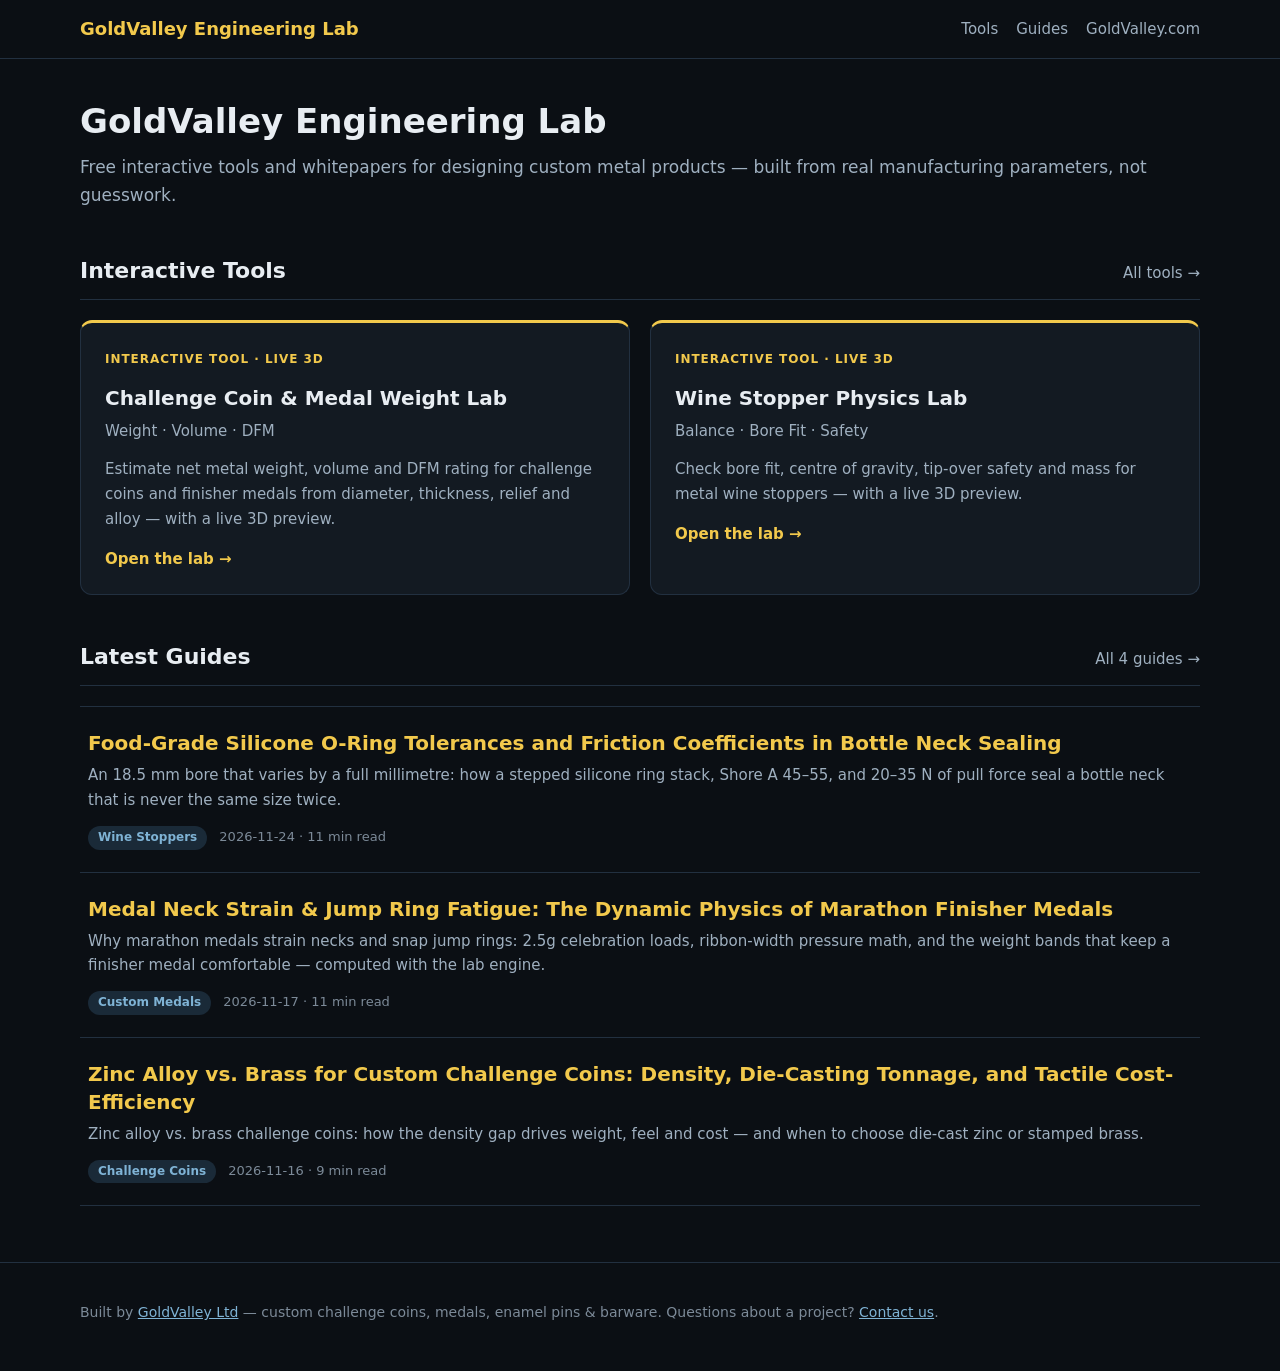
<file: index.html>
<!DOCTYPE html>
<html lang="en">
<head>
<meta charset="utf-8">
<meta name="viewport" content="width=device-width, initial-scale=1">
<title>GoldValley Engineering Lab — Interactive DFM Tools for Custom Metal Products</title>
<meta name="description" content="Free interactive engineering tools and whitepapers from GoldValley: challenge coin and medal weight estimation, wine stopper physics, and DFM guides.">
<link rel="canonical" href="https://goldvalleyltd.github.io/">
<meta property="og:title" content="GoldValley Engineering Lab — Interactive DFM Tools for Custom Metal Products">
<meta property="og:description" content="Free interactive engineering tools and whitepapers from GoldValley: challenge coin and medal weight estimation, wine stopper physics, and DFM guides.">
<meta property="og:type" content="website">
<meta property="og:url" content="https://goldvalleyltd.github.io/">
<meta name="google-site-verification" content="7lYSJzwFEwVVvmBxMrC_s2HmvsHmRAUf4DjqhZ7b164" />
<script type="application/ld+json">{"@context":"https://schema.org","@type":"WebSite","name":"GoldValley Engineering Lab","url":"https://goldvalleyltd.github.io/"}</script>
<link rel="stylesheet" href="/assets/style.css?v=75b6060c">
</head>
<body>
<header class="site-header"><div class="wrap wide">
  <a class="brand" href="/">GoldValley Engineering Lab</a>
  <nav><a href="/tools/">Tools</a><a href="/guides/">Guides</a><a href="https://www.goldvalleyltd.com/">GoldValley.com</a></nav>
</div></header>
<main><div class="wrap wide">
<section class="hero">
  <h1>GoldValley Engineering Lab</h1>
  <p class="lede">Free interactive tools and whitepapers for designing custom metal products — built from real manufacturing parameters, not guesswork.</p>
</section>

<section class="section">
  <div class="section-head"><h2>Interactive Tools</h2><a class="section-link" href="/tools/">All tools →</a></div>
  <div class="tool-grid">
<a class="tool-card" href="https://goldvalleyltd.github.io/medal-coin-weight-lab/"><span class="tool-badge">Interactive tool · Live 3D</span><h2>Challenge Coin & Medal Weight Lab</h2><p class="tool-tag">Weight · Volume · DFM</p><p>Estimate net metal weight, volume and DFM rating for challenge coins and finisher medals from diameter, thickness, relief and alloy — with a live 3D preview.</p><span class="tool-launch">Open the lab →</span></a><a class="tool-card" href="https://goldvalleyltd.github.io/winestopper-physics-lab/"><span class="tool-badge">Interactive tool · Live 3D</span><h2>Wine Stopper Physics Lab</h2><p class="tool-tag">Balance · Bore Fit · Safety</p><p>Check bore fit, centre of gravity, tip-over safety and mass for metal wine stoppers — with a live 3D preview.</p><span class="tool-launch">Open the lab →</span></a>
  </div>
</section>

<section class="section">
  <div class="section-head"><h2>Latest Guides</h2><a class="section-link" href="/guides/">All 4 guides →</a></div>
  <div class="guide-list">
<a class="guide-row" href="https://goldvalleyltd.github.io/guides/silicone-o-ring-sealing-tolerances/"><h2>Food-Grade Silicone O-Ring Tolerances and Friction Coefficients in Bottle Neck Sealing</h2><p>An 18.5 mm bore that varies by a full millimetre: how a stepped silicone ring stack, Shore A 45–55, and 20–35 N of pull force seal a bottle neck that is never the same size twice.</p><span class="guide-meta"><span class="topic">Wine Stoppers</span> 2026-11-24 · 11 min read</span></a><a class="guide-row" href="https://goldvalleyltd.github.io/guides/medal-neck-strain-engineering/"><h2>Medal Neck Strain & Jump Ring Fatigue: The Dynamic Physics of Marathon Finisher Medals</h2><p>Why marathon medals strain necks and snap jump rings: 2.5g celebration loads, ribbon-width pressure math, and the weight bands that keep a finisher medal comfortable — computed with the lab engine.</p><span class="guide-meta"><span class="topic">Custom Medals</span> 2026-11-17 · 11 min read</span></a><a class="guide-row" href="https://goldvalleyltd.github.io/guides/brass-vs-zinc-alloy-coins/"><h2>Zinc Alloy vs. Brass for Custom Challenge Coins: Density, Die-Casting Tonnage, and Tactile Cost-Efficiency</h2><p>Zinc alloy vs. brass challenge coins: how the density gap drives weight, feel and cost — and when to choose die-cast zinc or stamped brass.</p><span class="guide-meta"><span class="topic">Challenge Coins</span> 2026-11-16 · 9 min read</span></a>
  </div>
</section>

</div></main>
<footer class="site-footer"><div class="wrap wide">
  <p>Built by <a href="https://www.goldvalleyltd.com/">GoldValley Ltd</a> — custom challenge coins, medals, enamel pins &amp; barware. Questions about a project? <a href="https://www.goldvalleyltd.com/contact-us/">Contact us</a>.</p>
</div></footer>
</body>
</html>
</file>
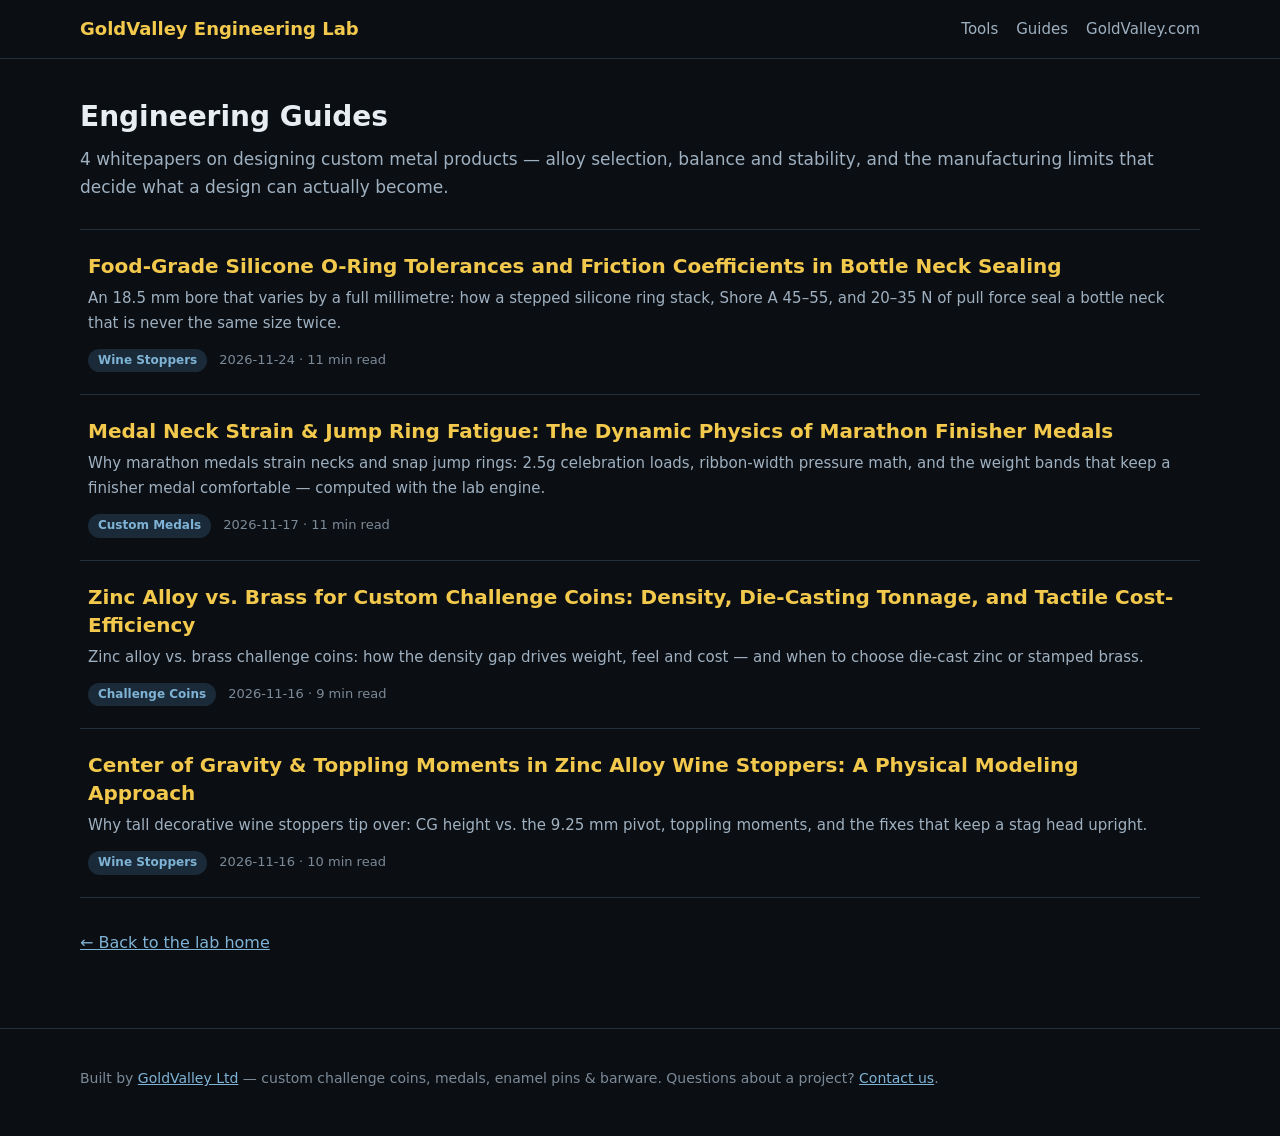
<file: guides/index.html>
<!DOCTYPE html>
<html lang="en">
<head>
<meta charset="utf-8">
<meta name="viewport" content="width=device-width, initial-scale=1">
<title>Engineering Guides — GoldValley Engineering Lab</title>
<meta name="description" content="DFM whitepapers from GoldValley: alloy selection, centre-of-gravity modelling, and manufacturing guides for custom metal products.">
<link rel="canonical" href="https://goldvalleyltd.github.io/guides/">
<meta property="og:title" content="Engineering Guides — GoldValley Engineering Lab">
<meta property="og:description" content="DFM whitepapers from GoldValley: alloy selection, centre-of-gravity modelling, and manufacturing guides for custom metal products.">
<meta property="og:type" content="website">
<meta property="og:url" content="https://goldvalleyltd.github.io/guides/">
<meta name="google-site-verification" content="7lYSJzwFEwVVvmBxMrC_s2HmvsHmRAUf4DjqhZ7b164" />
<script type="application/ld+json">{"@context":"https://schema.org","@type":"WebPage","name":"Engineering Guides — GoldValley Engineering Lab","url":"https://goldvalleyltd.github.io/guides/"}</script>
<link rel="stylesheet" href="/assets/style.css?v=75b6060c">
</head>
<body>
<header class="site-header"><div class="wrap wide">
  <a class="brand" href="/">GoldValley Engineering Lab</a>
  <nav><a href="/tools/">Tools</a><a href="/guides/">Guides</a><a href="https://www.goldvalleyltd.com/">GoldValley.com</a></nav>
</div></header>
<main><div class="wrap wide">
<h1>Engineering Guides</h1>
<p class="lede">4 whitepapers on designing custom metal products — alloy selection, balance and stability, and the manufacturing limits that decide what a design can actually become.</p>
<div class="guide-list">
<a class="guide-row" href="https://goldvalleyltd.github.io/guides/silicone-o-ring-sealing-tolerances/"><h2>Food-Grade Silicone O-Ring Tolerances and Friction Coefficients in Bottle Neck Sealing</h2><p>An 18.5 mm bore that varies by a full millimetre: how a stepped silicone ring stack, Shore A 45–55, and 20–35 N of pull force seal a bottle neck that is never the same size twice.</p><span class="guide-meta"><span class="topic">Wine Stoppers</span> 2026-11-24 · 11 min read</span></a><a class="guide-row" href="https://goldvalleyltd.github.io/guides/medal-neck-strain-engineering/"><h2>Medal Neck Strain & Jump Ring Fatigue: The Dynamic Physics of Marathon Finisher Medals</h2><p>Why marathon medals strain necks and snap jump rings: 2.5g celebration loads, ribbon-width pressure math, and the weight bands that keep a finisher medal comfortable — computed with the lab engine.</p><span class="guide-meta"><span class="topic">Custom Medals</span> 2026-11-17 · 11 min read</span></a><a class="guide-row" href="https://goldvalleyltd.github.io/guides/brass-vs-zinc-alloy-coins/"><h2>Zinc Alloy vs. Brass for Custom Challenge Coins: Density, Die-Casting Tonnage, and Tactile Cost-Efficiency</h2><p>Zinc alloy vs. brass challenge coins: how the density gap drives weight, feel and cost — and when to choose die-cast zinc or stamped brass.</p><span class="guide-meta"><span class="topic">Challenge Coins</span> 2026-11-16 · 9 min read</span></a><a class="guide-row" href="https://goldvalleyltd.github.io/guides/wine-stopper-center-of-gravity/"><h2>Center of Gravity & Toppling Moments in Zinc Alloy Wine Stoppers: A Physical Modeling Approach</h2><p>Why tall decorative wine stoppers tip over: CG height vs. the 9.25 mm pivot, toppling moments, and the fixes that keep a stag head upright.</p><span class="guide-meta"><span class="topic">Wine Stoppers</span> 2026-11-16 · 10 min read</span></a>
</div>
<p class="back"><a href="/">← Back to the lab home</a></p>

</div></main>
<footer class="site-footer"><div class="wrap wide">
  <p>Built by <a href="https://www.goldvalleyltd.com/">GoldValley Ltd</a> — custom challenge coins, medals, enamel pins &amp; barware. Questions about a project? <a href="https://www.goldvalleyltd.com/contact-us/">Contact us</a>.</p>
</div></footer>
</body>
</html>
</file>
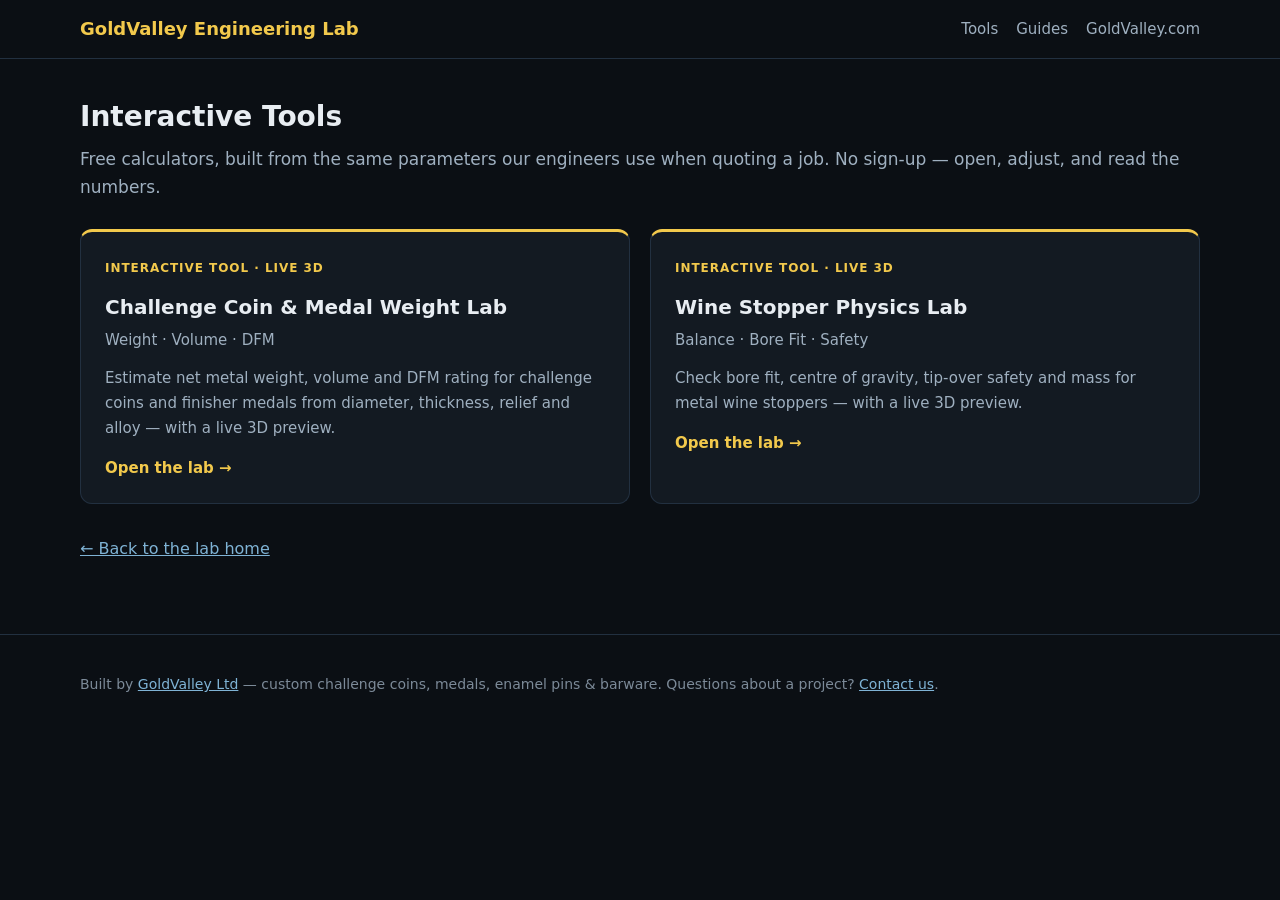
<file: tools/index.html>
<!DOCTYPE html>
<html lang="en">
<head>
<meta charset="utf-8">
<meta name="viewport" content="width=device-width, initial-scale=1">
<title>Interactive Tools — GoldValley Engineering Lab</title>
<meta name="description" content="Free interactive DFM tools: challenge coin and medal weight lab, wine stopper physics lab.">
<link rel="canonical" href="https://goldvalleyltd.github.io/tools/">
<meta property="og:title" content="Interactive Tools — GoldValley Engineering Lab">
<meta property="og:description" content="Free interactive DFM tools: challenge coin and medal weight lab, wine stopper physics lab.">
<meta property="og:type" content="website">
<meta property="og:url" content="https://goldvalleyltd.github.io/tools/">
<meta name="google-site-verification" content="7lYSJzwFEwVVvmBxMrC_s2HmvsHmRAUf4DjqhZ7b164" />
<script type="application/ld+json">{"@context":"https://schema.org","@type":"WebPage","name":"Interactive Tools — GoldValley Engineering Lab","url":"https://goldvalleyltd.github.io/tools/"}</script>
<link rel="stylesheet" href="/assets/style.css?v=75b6060c">
</head>
<body>
<header class="site-header"><div class="wrap wide">
  <a class="brand" href="/">GoldValley Engineering Lab</a>
  <nav><a href="/tools/">Tools</a><a href="/guides/">Guides</a><a href="https://www.goldvalleyltd.com/">GoldValley.com</a></nav>
</div></header>
<main><div class="wrap wide">
<h1>Interactive Tools</h1>
<p class="lede">Free calculators, built from the same parameters our engineers use when quoting a job. No sign-up — open, adjust, and read the numbers.</p>
<div class="tool-grid">
<a class="tool-card" href="https://goldvalleyltd.github.io/medal-coin-weight-lab/"><span class="tool-badge">Interactive tool · Live 3D</span><h2>Challenge Coin & Medal Weight Lab</h2><p class="tool-tag">Weight · Volume · DFM</p><p>Estimate net metal weight, volume and DFM rating for challenge coins and finisher medals from diameter, thickness, relief and alloy — with a live 3D preview.</p><span class="tool-launch">Open the lab →</span></a><a class="tool-card" href="https://goldvalleyltd.github.io/winestopper-physics-lab/"><span class="tool-badge">Interactive tool · Live 3D</span><h2>Wine Stopper Physics Lab</h2><p class="tool-tag">Balance · Bore Fit · Safety</p><p>Check bore fit, centre of gravity, tip-over safety and mass for metal wine stoppers — with a live 3D preview.</p><span class="tool-launch">Open the lab →</span></a>
</div>
<p class="back"><a href="/">← Back to the lab home</a></p>

</div></main>
<footer class="site-footer"><div class="wrap wide">
  <p>Built by <a href="https://www.goldvalleyltd.com/">GoldValley Ltd</a> — custom challenge coins, medals, enamel pins &amp; barware. Questions about a project? <a href="https://www.goldvalleyltd.com/contact-us/">Contact us</a>.</p>
</div></footer>
</body>
</html>
</file>
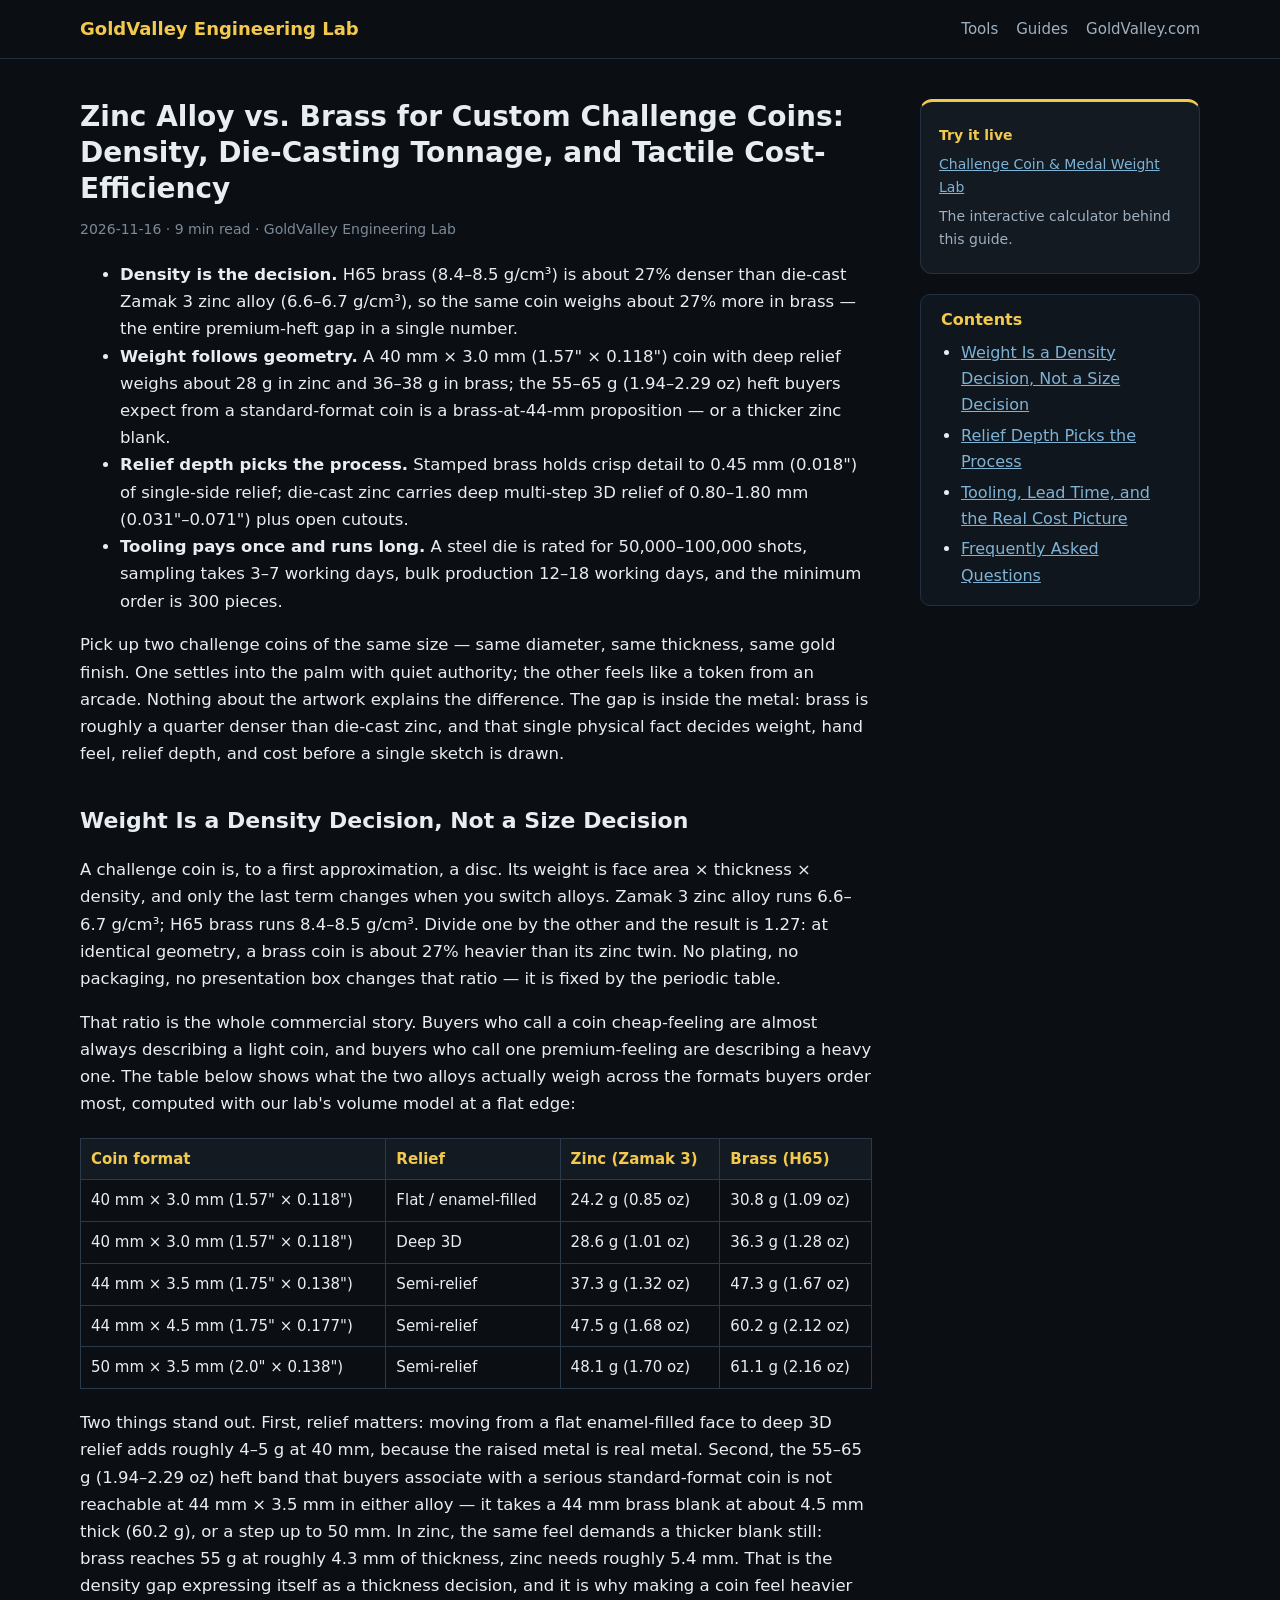
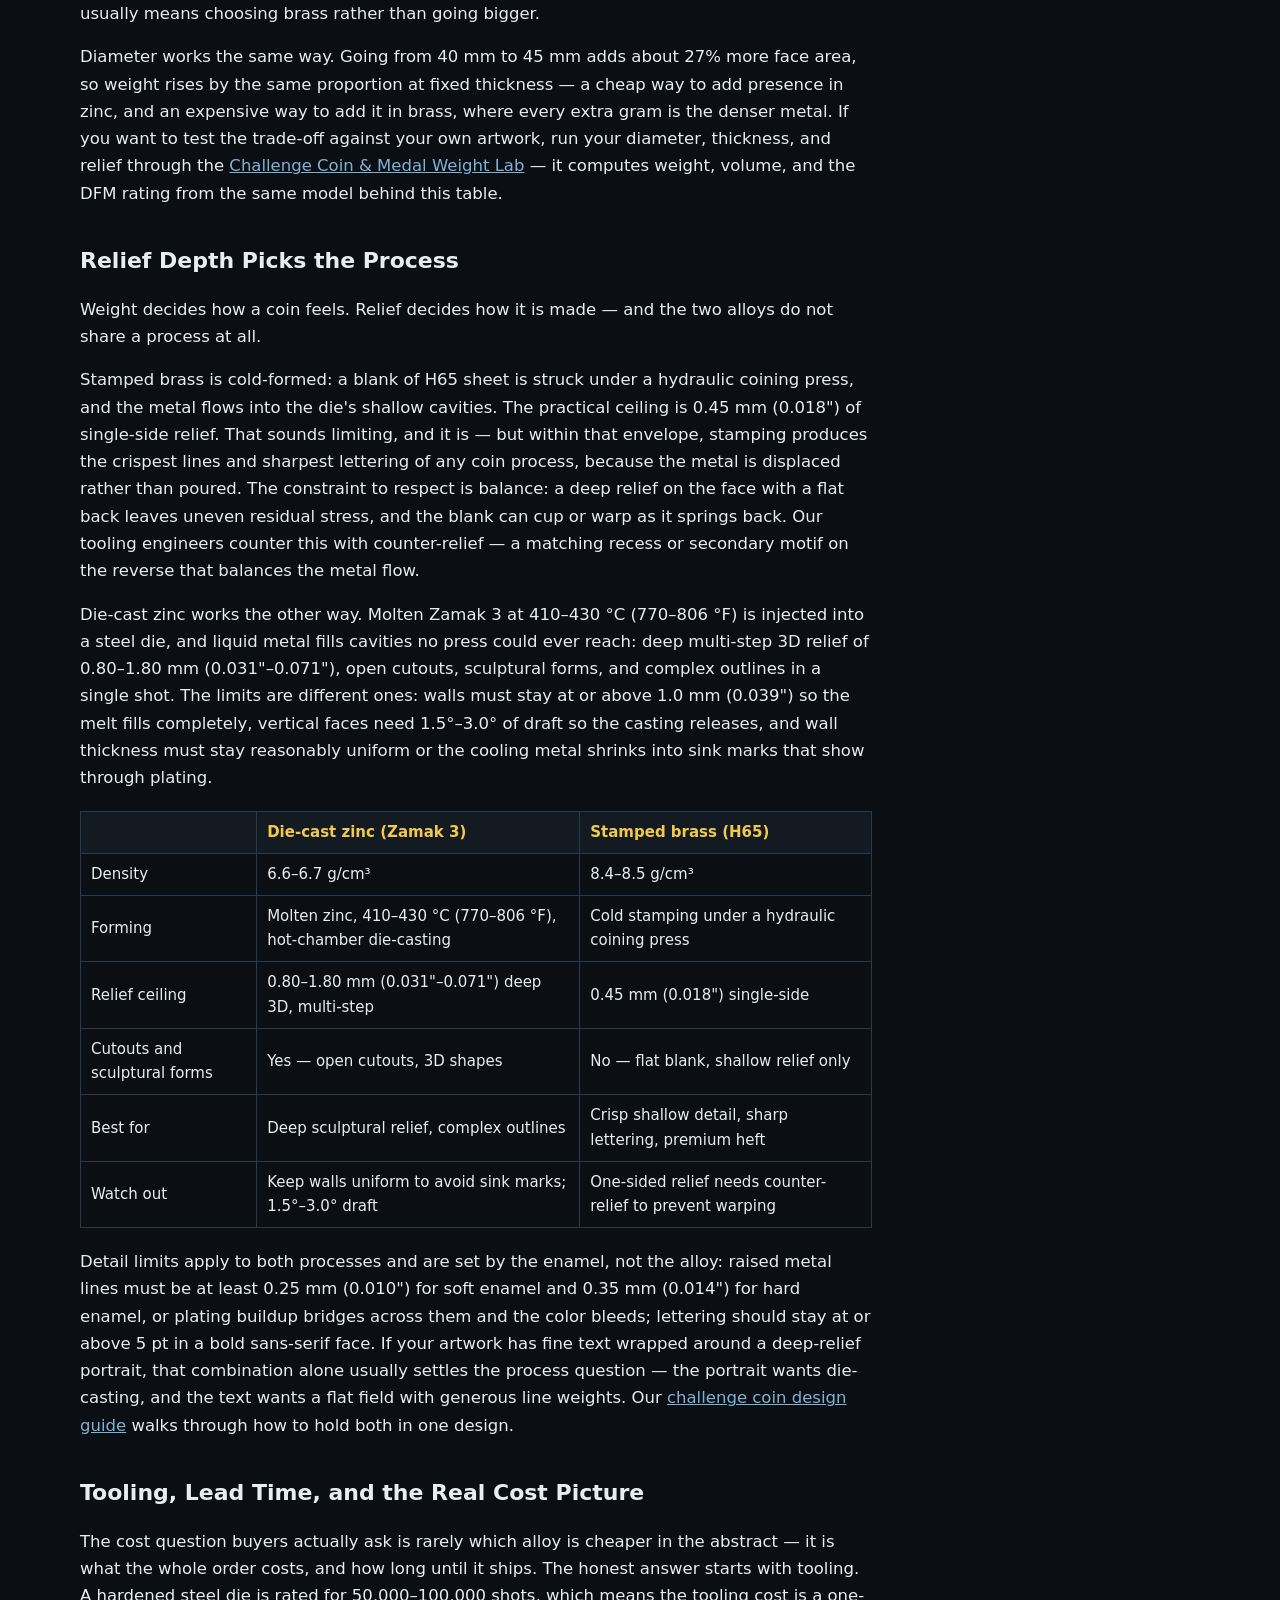
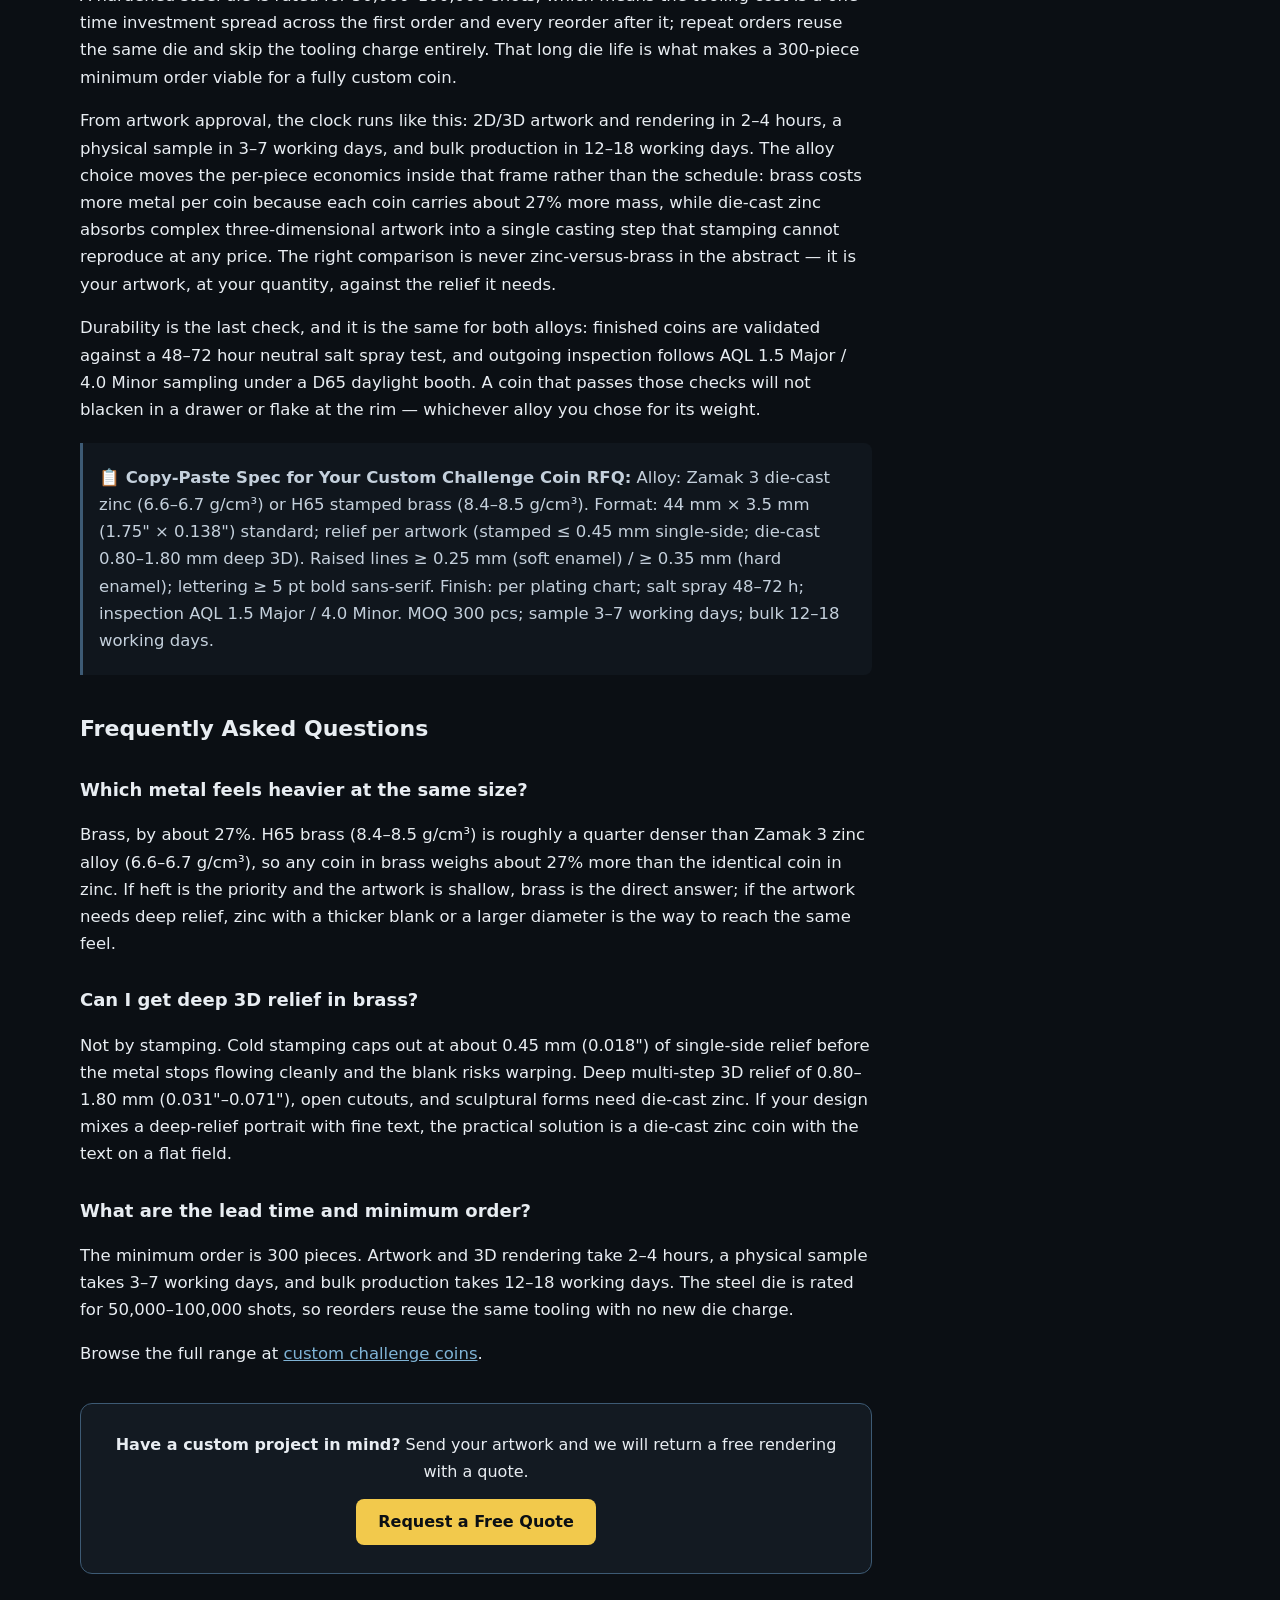
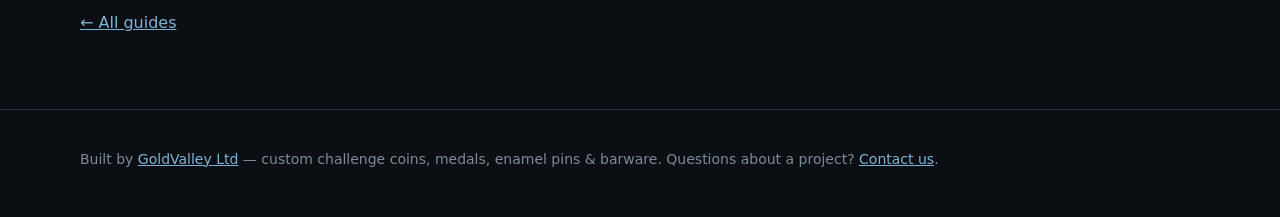
<file: guides/brass-vs-zinc-alloy-coins/index.html>
<!DOCTYPE html>
<html lang="en">
<head>
<meta charset="utf-8">
<meta name="viewport" content="width=device-width, initial-scale=1">
<title>Zinc Alloy vs. Brass for Custom Challenge Coins: Density, Die-Casting Tonnage, and Tactile Cost-Efficiency</title>
<meta name="description" content="Zinc alloy vs. brass challenge coins: how the density gap drives weight, feel and cost — and when to choose die-cast zinc or stamped brass.">
<link rel="canonical" href="https://goldvalleyltd.github.io/guides/brass-vs-zinc-alloy-coins/">
<meta property="og:title" content="Zinc Alloy vs. Brass for Custom Challenge Coins: Density, Die-Casting Tonnage, and Tactile Cost-Efficiency">
<meta property="og:description" content="Zinc alloy vs. brass challenge coins: how the density gap drives weight, feel and cost — and when to choose die-cast zinc or stamped brass.">
<meta property="og:type" content="article">
<meta property="og:url" content="https://goldvalleyltd.github.io/guides/brass-vs-zinc-alloy-coins/">
<meta name="google-site-verification" content="7lYSJzwFEwVVvmBxMrC_s2HmvsHmRAUf4DjqhZ7b164" />
<script type="application/ld+json">{"@context":"https://schema.org","@type":"TechArticle","headline":"Zinc Alloy vs. Brass for Custom Challenge Coins: Density, Die-Casting Tonnage, and Tactile Cost-Efficiency","description":"Zinc alloy vs. brass challenge coins: how the density gap drives weight, feel and cost \u2014 and when to choose die-cast zinc or stamped brass.","datePublished":"2026-11-16","author":{"@type":"Organization","name":"GoldValley Ltd"},"publisher":{"@type":"Organization","name":"GoldValley Ltd"},"mainEntityOfPage":"https://goldvalleyltd.github.io/guides/brass-vs-zinc-alloy-coins/"}</script>
<link rel="stylesheet" href="/assets/style.css?v=75b6060c">
</head>
<body>
<header class="site-header"><div class="wrap wide">
  <a class="brand" href="/">GoldValley Engineering Lab</a>
  <nav><a href="/tools/">Tools</a><a href="/guides/">Guides</a><a href="https://www.goldvalleyltd.com/">GoldValley.com</a></nav>
</div></header>
<main><div class="wrap wide">
<div class="guide-layout">
  <article class="guide">
    <h1>Zinc Alloy vs. Brass for Custom Challenge Coins: Density, Die-Casting Tonnage, and Tactile Cost-Efficiency</h1>
    <p class="meta">2026-11-16 · 9 min read · GoldValley Engineering Lab</p>
    <div class="article-body">
<ul>
<li><strong>Density is the decision.</strong> H65 brass (8.4–8.5 g/cm³) is about 27% denser than die-cast Zamak 3 zinc alloy (6.6–6.7 g/cm³), so the same coin weighs about 27% more in brass — the entire premium-heft gap in a single number.</li>
<li><strong>Weight follows geometry.</strong> A 40 mm × 3.0 mm (1.57" × 0.118") coin with deep relief weighs about 28 g in zinc and 36–38 g in brass; the 55–65 g (1.94–2.29 oz) heft buyers expect from a standard-format coin is a brass-at-44-mm proposition — or a thicker zinc blank.</li>
<li><strong>Relief depth picks the process.</strong> Stamped brass holds crisp detail to 0.45 mm (0.018") of single-side relief; die-cast zinc carries deep multi-step 3D relief of 0.80–1.80 mm (0.031"–0.071") plus open cutouts.</li>
<li><strong>Tooling pays once and runs long.</strong> A steel die is rated for 50,000–100,000 shots, sampling takes 3–7 working days, bulk production 12–18 working days, and the minimum order is 300 pieces.</li>
</ul>
<p>Pick up two challenge coins of the same size — same diameter, same thickness, same gold finish. One settles into the palm with quiet authority; the other feels like a token from an arcade. Nothing about the artwork explains the difference. The gap is inside the metal: brass is roughly a quarter denser than die-cast zinc, and that single physical fact decides weight, hand feel, relief depth, and cost before a single sketch is drawn.</p>
<h2 id="weight-is-a-density-decision-not-a-size-decision">Weight Is a Density Decision, Not a Size Decision</h2>
<p>A challenge coin is, to a first approximation, a disc. Its weight is face area × thickness × density, and only the last term changes when you switch alloys. Zamak 3 zinc alloy runs 6.6–6.7 g/cm³; H65 brass runs 8.4–8.5 g/cm³. Divide one by the other and the result is 1.27: at identical geometry, a brass coin is about 27% heavier than its zinc twin. No plating, no packaging, no presentation box changes that ratio — it is fixed by the periodic table.</p>
<p>That ratio is the whole commercial story. Buyers who call a coin cheap-feeling are almost always describing a light coin, and buyers who call one premium-feeling are describing a heavy one. The table below shows what the two alloys actually weigh across the formats buyers order most, computed with our lab's volume model at a flat edge:</p>
<table>
<thead>
<tr>
<th>Coin format</th>
<th>Relief</th>
<th>Zinc (Zamak 3)</th>
<th>Brass (H65)</th>
</tr>
</thead>
<tbody>
<tr>
<td>40 mm × 3.0 mm (1.57" × 0.118")</td>
<td>Flat / enamel-filled</td>
<td>24.2 g (0.85 oz)</td>
<td>30.8 g (1.09 oz)</td>
</tr>
<tr>
<td>40 mm × 3.0 mm (1.57" × 0.118")</td>
<td>Deep 3D</td>
<td>28.6 g (1.01 oz)</td>
<td>36.3 g (1.28 oz)</td>
</tr>
<tr>
<td>44 mm × 3.5 mm (1.75" × 0.138")</td>
<td>Semi-relief</td>
<td>37.3 g (1.32 oz)</td>
<td>47.3 g (1.67 oz)</td>
</tr>
<tr>
<td>44 mm × 4.5 mm (1.75" × 0.177")</td>
<td>Semi-relief</td>
<td>47.5 g (1.68 oz)</td>
<td>60.2 g (2.12 oz)</td>
</tr>
<tr>
<td>50 mm × 3.5 mm (2.0" × 0.138")</td>
<td>Semi-relief</td>
<td>48.1 g (1.70 oz)</td>
<td>61.1 g (2.16 oz)</td>
</tr>
</tbody>
</table>
<p>Two things stand out. First, relief matters: moving from a flat enamel-filled face to deep 3D relief adds roughly 4–5 g at 40 mm, because the raised metal is real metal. Second, the 55–65 g (1.94–2.29 oz) heft band that buyers associate with a serious standard-format coin is not reachable at 44 mm × 3.5 mm in either alloy — it takes a 44 mm brass blank at about 4.5 mm thick (60.2 g), or a step up to 50 mm. In zinc, the same feel demands a thicker blank still: brass reaches 55 g at roughly 4.3 mm of thickness, zinc needs roughly 5.4 mm. That is the density gap expressing itself as a thickness decision, and it is why making a coin feel heavier usually means choosing brass rather than going bigger.</p>
<p>Diameter works the same way. Going from 40 mm to 45 mm adds about 27% more face area, so weight rises by the same proportion at fixed thickness — a cheap way to add presence in zinc, and an expensive way to add it in brass, where every extra gram is the denser metal. If you want to test the trade-off against your own artwork, run your diameter, thickness, and relief through the <a href="https://goldvalleyltd.github.io/medal-coin-weight-lab/">Challenge Coin &amp; Medal Weight Lab</a> — it computes weight, volume, and the DFM rating from the same model behind this table.</p>
<h2 id="relief-depth-picks-the-process">Relief Depth Picks the Process</h2>
<p>Weight decides how a coin feels. Relief decides how it is made — and the two alloys do not share a process at all.</p>
<p>Stamped brass is cold-formed: a blank of H65 sheet is struck under a hydraulic coining press, and the metal flows into the die's shallow cavities. The practical ceiling is 0.45 mm (0.018") of single-side relief. That sounds limiting, and it is — but within that envelope, stamping produces the crispest lines and sharpest lettering of any coin process, because the metal is displaced rather than poured. The constraint to respect is balance: a deep relief on the face with a flat back leaves uneven residual stress, and the blank can cup or warp as it springs back. Our tooling engineers counter this with counter-relief — a matching recess or secondary motif on the reverse that balances the metal flow.</p>
<p>Die-cast zinc works the other way. Molten Zamak 3 at 410–430 °C (770–806 °F) is injected into a steel die, and liquid metal fills cavities no press could ever reach: deep multi-step 3D relief of 0.80–1.80 mm (0.031"–0.071"), open cutouts, sculptural forms, and complex outlines in a single shot. The limits are different ones: walls must stay at or above 1.0 mm (0.039") so the melt fills completely, vertical faces need 1.5°–3.0° of draft so the casting releases, and wall thickness must stay reasonably uniform or the cooling metal shrinks into sink marks that show through plating.</p>
<table>
<thead>
<tr>
<th></th>
<th>Die-cast zinc (Zamak 3)</th>
<th>Stamped brass (H65)</th>
</tr>
</thead>
<tbody>
<tr>
<td>Density</td>
<td>6.6–6.7 g/cm³</td>
<td>8.4–8.5 g/cm³</td>
</tr>
<tr>
<td>Forming</td>
<td>Molten zinc, 410–430 °C (770–806 °F), hot-chamber die-casting</td>
<td>Cold stamping under a hydraulic coining press</td>
</tr>
<tr>
<td>Relief ceiling</td>
<td>0.80–1.80 mm (0.031"–0.071") deep 3D, multi-step</td>
<td>0.45 mm (0.018") single-side</td>
</tr>
<tr>
<td>Cutouts and sculptural forms</td>
<td>Yes — open cutouts, 3D shapes</td>
<td>No — flat blank, shallow relief only</td>
</tr>
<tr>
<td>Best for</td>
<td>Deep sculptural relief, complex outlines</td>
<td>Crisp shallow detail, sharp lettering, premium heft</td>
</tr>
<tr>
<td>Watch out</td>
<td>Keep walls uniform to avoid sink marks; 1.5°–3.0° draft</td>
<td>One-sided relief needs counter-relief to prevent warping</td>
</tr>
</tbody>
</table>
<p>Detail limits apply to both processes and are set by the enamel, not the alloy: raised metal lines must be at least 0.25 mm (0.010") for soft enamel and 0.35 mm (0.014") for hard enamel, or plating buildup bridges across them and the color bleeds; lettering should stay at or above 5 pt in a bold sans-serif face. If your artwork has fine text wrapped around a deep-relief portrait, that combination alone usually settles the process question — the portrait wants die-casting, and the text wants a flat field with generous line weights. Our <a href="https://www.goldvalleyltd.com/news/challenge-coin-design-that-makes-one-story-stand-out/">challenge coin design guide</a> walks through how to hold both in one design.</p>
<h2 id="tooling-lead-time-and-the-real-cost-picture">Tooling, Lead Time, and the Real Cost Picture</h2>
<p>The cost question buyers actually ask is rarely which alloy is cheaper in the abstract — it is what the whole order costs, and how long until it ships. The honest answer starts with tooling. A hardened steel die is rated for 50,000–100,000 shots, which means the tooling cost is a one-time investment spread across the first order and every reorder after it; repeat orders reuse the same die and skip the tooling charge entirely. That long die life is what makes a 300-piece minimum order viable for a fully custom coin.</p>
<p>From artwork approval, the clock runs like this: 2D/3D artwork and rendering in 2–4 hours, a physical sample in 3–7 working days, and bulk production in 12–18 working days. The alloy choice moves the per-piece economics inside that frame rather than the schedule: brass costs more metal per coin because each coin carries about 27% more mass, while die-cast zinc absorbs complex three-dimensional artwork into a single casting step that stamping cannot reproduce at any price. The right comparison is never zinc-versus-brass in the abstract — it is your artwork, at your quantity, against the relief it needs.</p>
<p>Durability is the last check, and it is the same for both alloys: finished coins are validated against a 48–72 hour neutral salt spray test, and outgoing inspection follows AQL 1.5 Major / 4.0 Minor sampling under a D65 daylight booth. A coin that passes those checks will not blacken in a drawer or flake at the rim — whichever alloy you chose for its weight.</p>
<blockquote>
<p><strong>📋 Copy-Paste Spec for Your Custom Challenge Coin RFQ:</strong> Alloy: Zamak 3 die-cast zinc (6.6–6.7 g/cm³) or H65 stamped brass (8.4–8.5 g/cm³). Format: 44 mm × 3.5 mm (1.75" × 0.138") standard; relief per artwork (stamped ≤ 0.45 mm single-side; die-cast 0.80–1.80 mm deep 3D). Raised lines ≥ 0.25 mm (soft enamel) / ≥ 0.35 mm (hard enamel); lettering ≥ 5 pt bold sans-serif. Finish: per plating chart; salt spray 48–72 h; inspection AQL 1.5 Major / 4.0 Minor. MOQ 300 pcs; sample 3–7 working days; bulk 12–18 working days.</p>
</blockquote>
<h2 id="frequently-asked-questions">Frequently Asked Questions</h2>
<h3 id="which-metal-feels-heavier-at-the-same-size">Which metal feels heavier at the same size?</h3>
<p>Brass, by about 27%. H65 brass (8.4–8.5 g/cm³) is roughly a quarter denser than Zamak 3 zinc alloy (6.6–6.7 g/cm³), so any coin in brass weighs about 27% more than the identical coin in zinc. If heft is the priority and the artwork is shallow, brass is the direct answer; if the artwork needs deep relief, zinc with a thicker blank or a larger diameter is the way to reach the same feel.</p>
<h3 id="can-i-get-deep-3d-relief-in-brass">Can I get deep 3D relief in brass?</h3>
<p>Not by stamping. Cold stamping caps out at about 0.45 mm (0.018") of single-side relief before the metal stops flowing cleanly and the blank risks warping. Deep multi-step 3D relief of 0.80–1.80 mm (0.031"–0.071"), open cutouts, and sculptural forms need die-cast zinc. If your design mixes a deep-relief portrait with fine text, the practical solution is a die-cast zinc coin with the text on a flat field.</p>
<h3 id="what-are-the-lead-time-and-minimum-order">What are the lead time and minimum order?</h3>
<p>The minimum order is 300 pieces. Artwork and 3D rendering take 2–4 hours, a physical sample takes 3–7 working days, and bulk production takes 12–18 working days. The steel die is rated for 50,000–100,000 shots, so reorders reuse the same tooling with no new die charge.</p>
<p>Browse the full range at <a href="https://www.goldvalleyltd.com/challenge-coins/">custom challenge coins</a>.</p>
    </div>
    <div class="cta-box">
      <p><strong>Have a custom project in mind?</strong> Send your artwork and we will return a free rendering with a quote.</p>
      <p><a class="cta-btn" href="https://www.goldvalleyltd.com/contact-us/">Request a Free Quote</a></p>
    </div>
    <p class="back"><a href="/guides/">← All guides</a></p>
  </article>
  <aside class="guide-sidebar">
    <div class="sidebar-tool">
      <p><strong>Try it live</strong></p>
      <p><a href="https://goldvalleyltd.github.io/medal-coin-weight-lab/">Challenge Coin & Medal Weight Lab</a></p>
      <p>The interactive calculator behind this guide.</p>
    </div>
    <nav class="toc"><p>Contents</p><ul><li><a href="#weight-is-a-density-decision-not-a-size-decision">Weight Is a Density Decision, Not a Size Decision</a></li><li><a href="#relief-depth-picks-the-process">Relief Depth Picks the Process</a></li><li><a href="#tooling-lead-time-and-the-real-cost-picture">Tooling, Lead Time, and the Real Cost Picture</a></li><li><a href="#frequently-asked-questions">Frequently Asked Questions</a></li></ul></nav>
  </aside>
</div>

</div></main>
<footer class="site-footer"><div class="wrap wide">
  <p>Built by <a href="https://www.goldvalleyltd.com/">GoldValley Ltd</a> — custom challenge coins, medals, enamel pins &amp; barware. Questions about a project? <a href="https://www.goldvalleyltd.com/contact-us/">Contact us</a>.</p>
</div></footer>
</body>
</html>
</file>
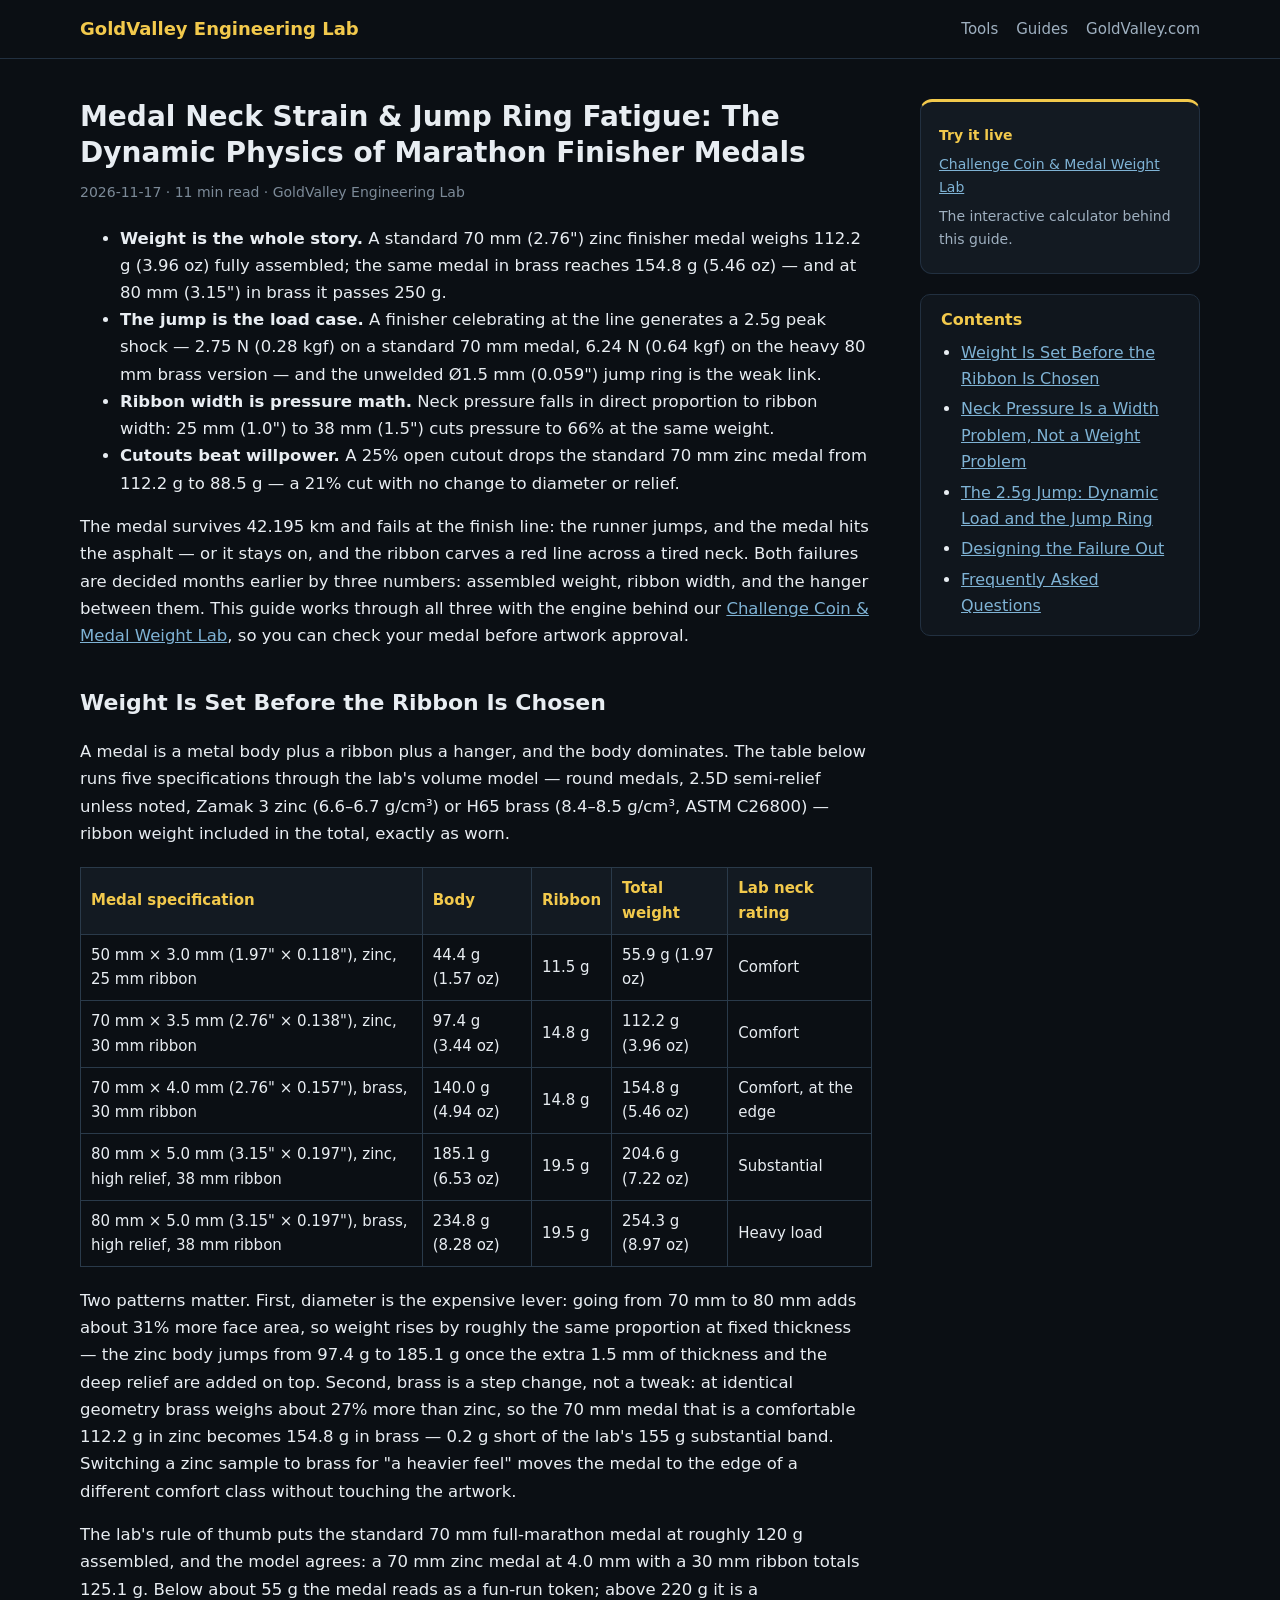
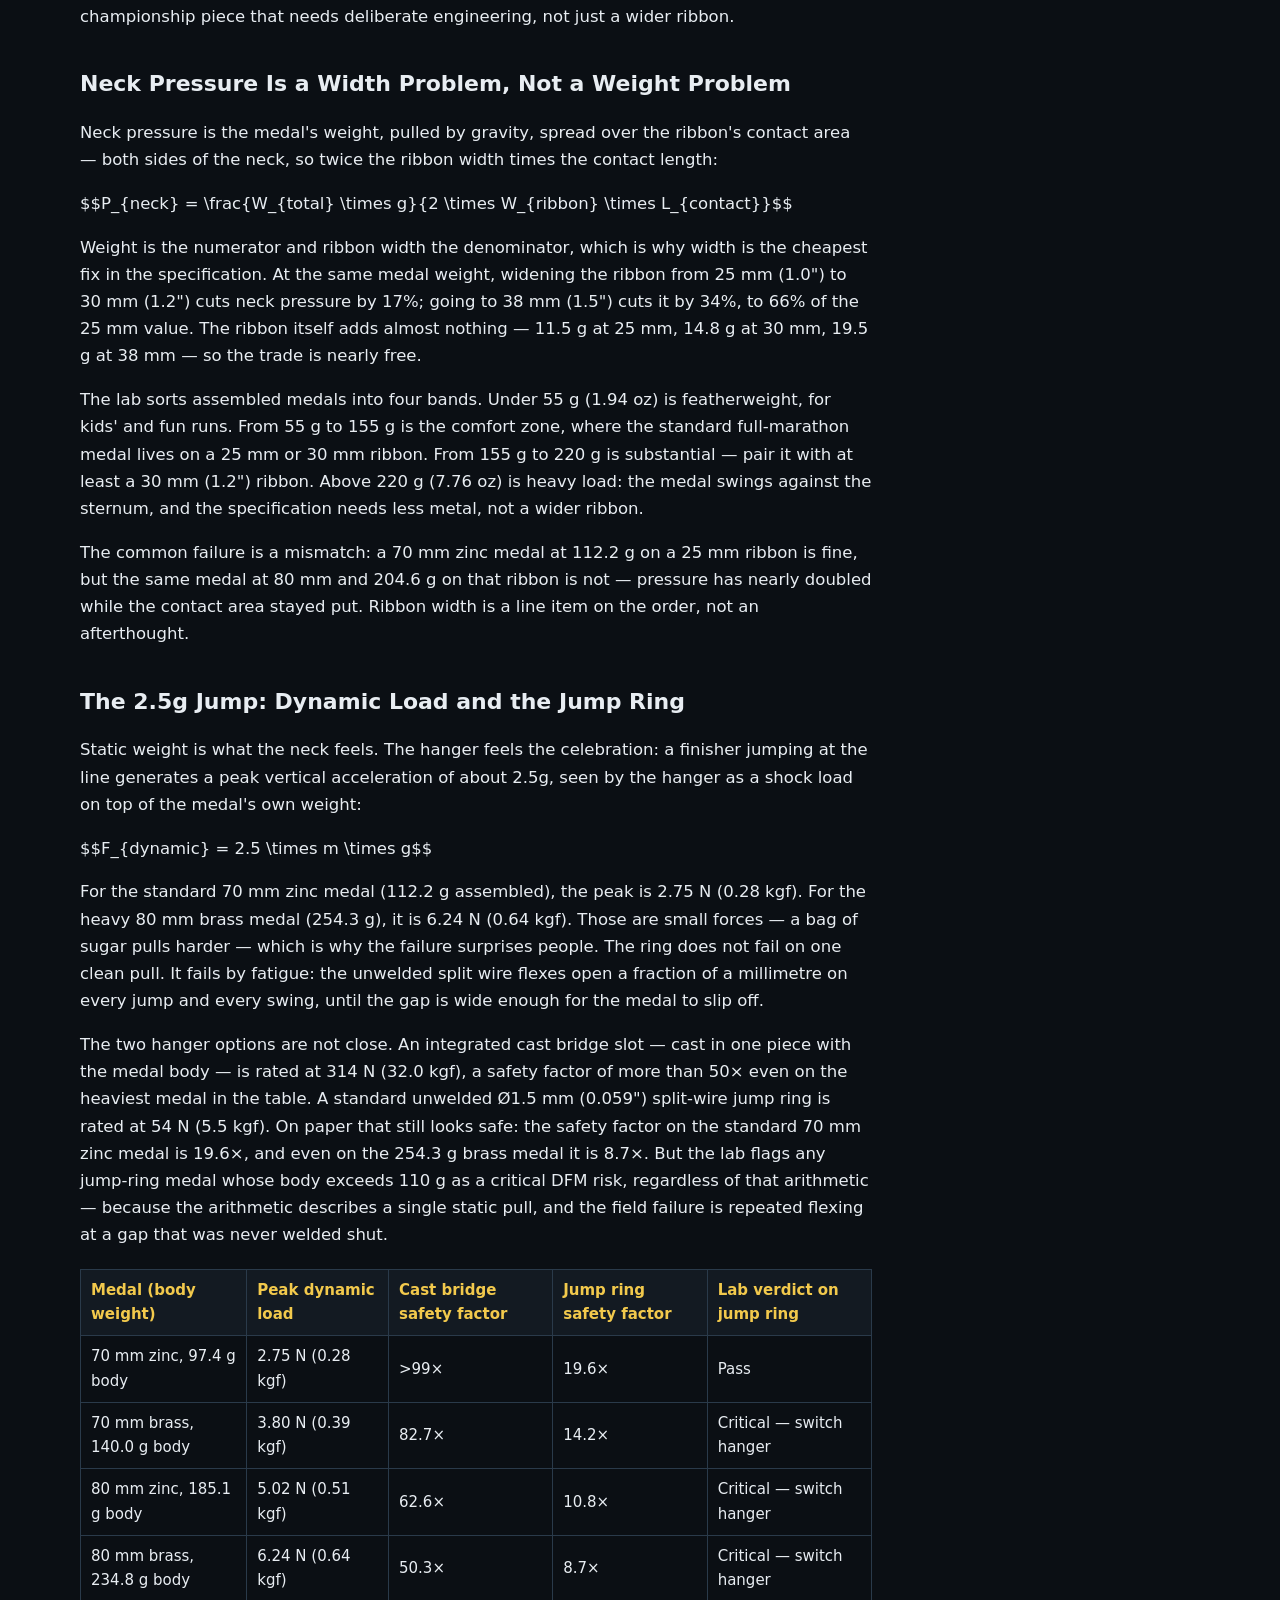
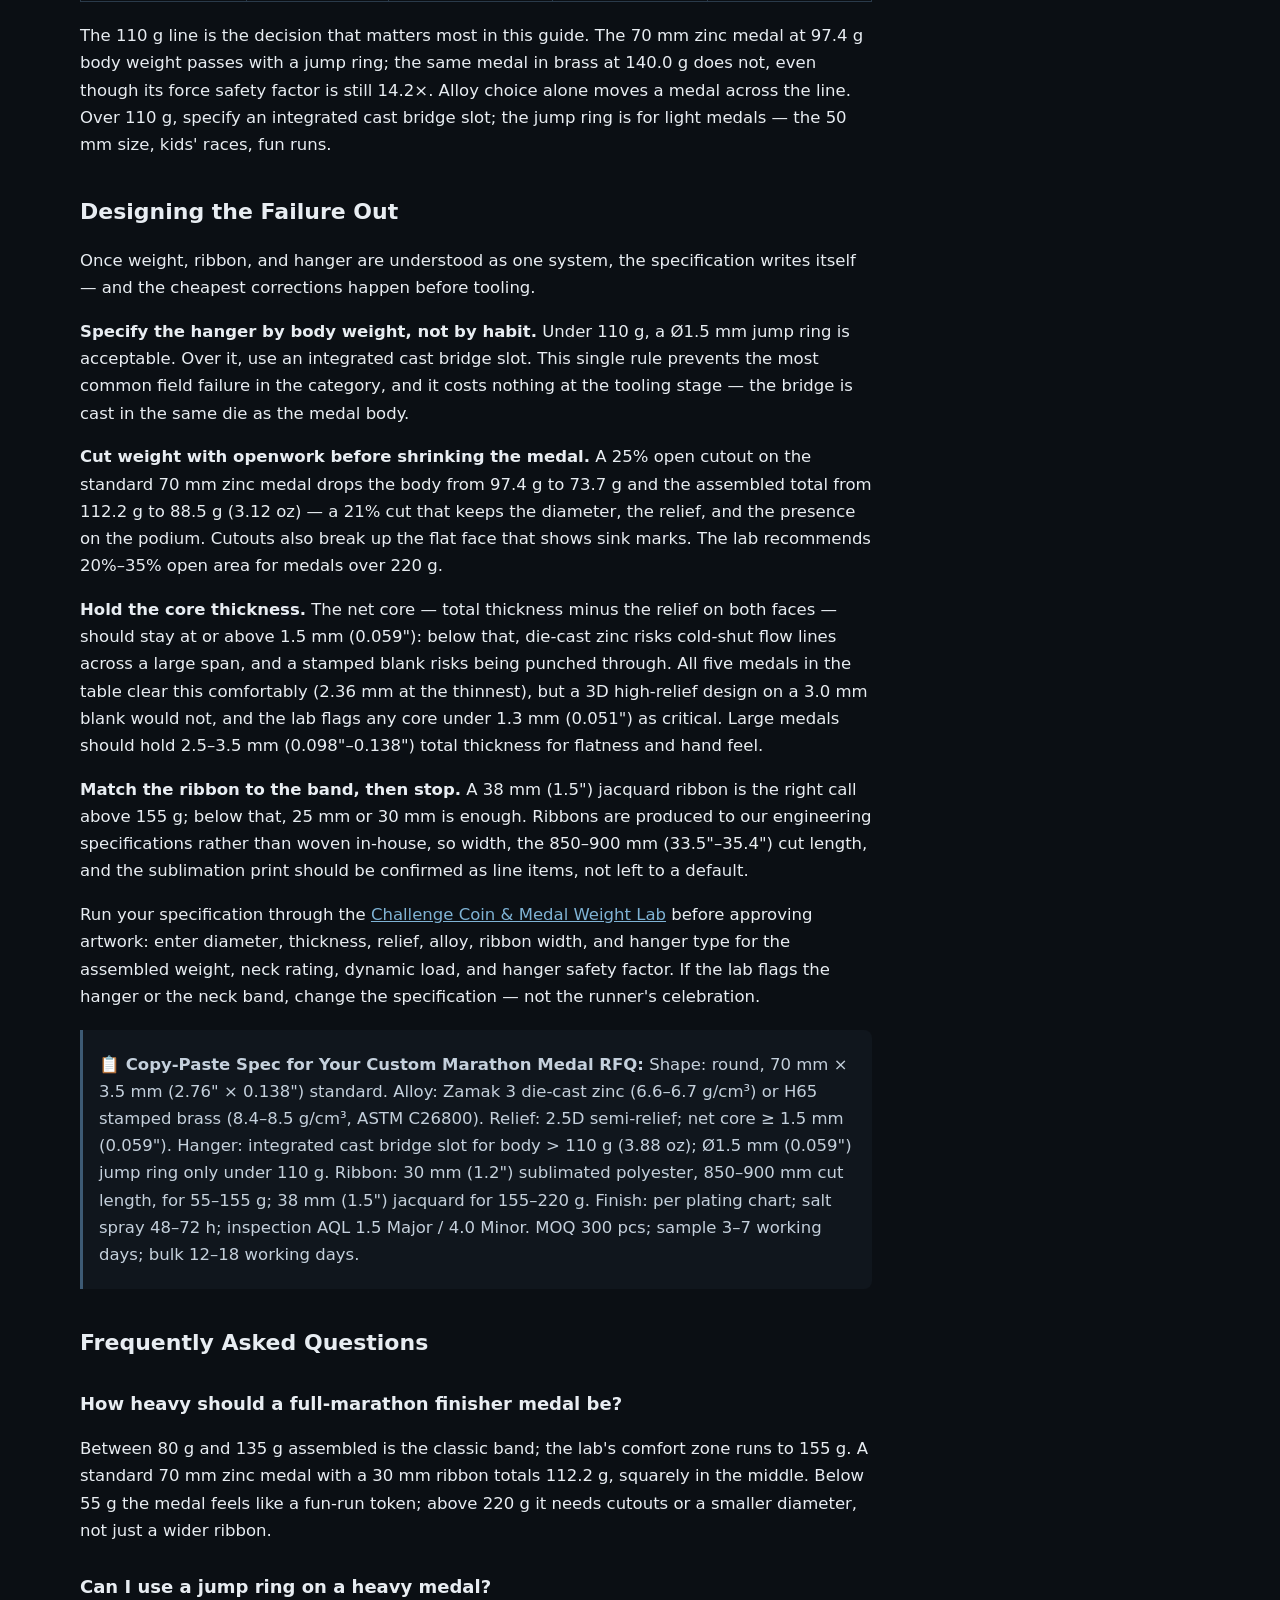
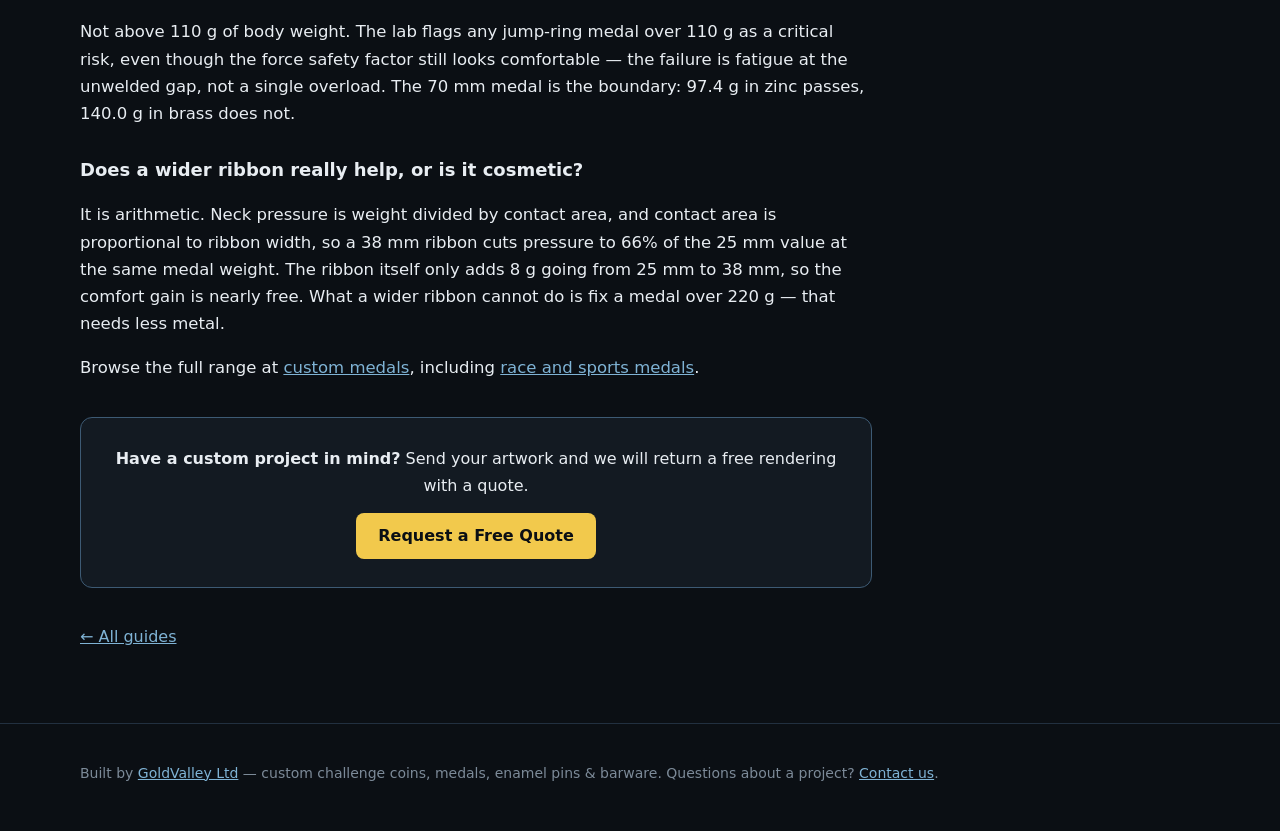
<file: guides/medal-neck-strain-engineering/index.html>
<!DOCTYPE html>
<html lang="en">
<head>
<meta charset="utf-8">
<meta name="viewport" content="width=device-width, initial-scale=1">
<title>Medal Neck Strain & Jump Ring Fatigue: The Dynamic Physics of Marathon Finisher Medals</title>
<meta name="description" content="Why marathon medals strain necks and snap jump rings: 2.5g celebration loads, ribbon-width pressure math, and the weight bands that keep a finisher medal comfortable — computed with the lab engine.">
<link rel="canonical" href="https://goldvalleyltd.github.io/guides/medal-neck-strain-engineering/">
<meta property="og:title" content="Medal Neck Strain & Jump Ring Fatigue: The Dynamic Physics of Marathon Finisher Medals">
<meta property="og:description" content="Why marathon medals strain necks and snap jump rings: 2.5g celebration loads, ribbon-width pressure math, and the weight bands that keep a finisher medal comfortable — computed with the lab engine.">
<meta property="og:type" content="article">
<meta property="og:url" content="https://goldvalleyltd.github.io/guides/medal-neck-strain-engineering/">
<meta name="google-site-verification" content="7lYSJzwFEwVVvmBxMrC_s2HmvsHmRAUf4DjqhZ7b164" />
<script type="application/ld+json">{"@context":"https://schema.org","@type":"TechArticle","headline":"Medal Neck Strain & Jump Ring Fatigue: The Dynamic Physics of Marathon Finisher Medals","description":"Why marathon medals strain necks and snap jump rings: 2.5g celebration loads, ribbon-width pressure math, and the weight bands that keep a finisher medal comfortable \u2014 computed with the lab engine.","datePublished":"2026-11-17","author":{"@type":"Organization","name":"GoldValley Ltd"},"publisher":{"@type":"Organization","name":"GoldValley Ltd"},"mainEntityOfPage":"https://goldvalleyltd.github.io/guides/medal-neck-strain-engineering/"}</script>
<link rel="stylesheet" href="/assets/style.css?v=75b6060c">
</head>
<body>
<header class="site-header"><div class="wrap wide">
  <a class="brand" href="/">GoldValley Engineering Lab</a>
  <nav><a href="/tools/">Tools</a><a href="/guides/">Guides</a><a href="https://www.goldvalleyltd.com/">GoldValley.com</a></nav>
</div></header>
<main><div class="wrap wide">
<div class="guide-layout">
  <article class="guide">
    <h1>Medal Neck Strain & Jump Ring Fatigue: The Dynamic Physics of Marathon Finisher Medals</h1>
    <p class="meta">2026-11-17 · 11 min read · GoldValley Engineering Lab</p>
    <div class="article-body">
<ul>
<li><strong>Weight is the whole story.</strong> A standard 70 mm (2.76") zinc finisher medal weighs 112.2 g (3.96 oz) fully assembled; the same medal in brass reaches 154.8 g (5.46 oz) — and at 80 mm (3.15") in brass it passes 250 g.</li>
<li><strong>The jump is the load case.</strong> A finisher celebrating at the line generates a 2.5g peak shock — 2.75 N (0.28 kgf) on a standard 70 mm medal, 6.24 N (0.64 kgf) on the heavy 80 mm brass version — and the unwelded Ø1.5 mm (0.059") jump ring is the weak link.</li>
<li><strong>Ribbon width is pressure math.</strong> Neck pressure falls in direct proportion to ribbon width: 25 mm (1.0") to 38 mm (1.5") cuts pressure to 66% at the same weight.</li>
<li><strong>Cutouts beat willpower.</strong> A 25% open cutout drops the standard 70 mm zinc medal from 112.2 g to 88.5 g — a 21% cut with no change to diameter or relief.</li>
</ul>
<p>The medal survives 42.195 km and fails at the finish line: the runner jumps, and the medal hits the asphalt — or it stays on, and the ribbon carves a red line across a tired neck. Both failures are decided months earlier by three numbers: assembled weight, ribbon width, and the hanger between them. This guide works through all three with the engine behind our <a href="https://goldvalleyltd.github.io/medal-coin-weight-lab/">Challenge Coin &amp; Medal Weight Lab</a>, so you can check your medal before artwork approval.</p>
<h2 id="weight-is-set-before-the-ribbon-is-chosen">Weight Is Set Before the Ribbon Is Chosen</h2>
<p>A medal is a metal body plus a ribbon plus a hanger, and the body dominates. The table below runs five specifications through the lab's volume model — round medals, 2.5D semi-relief unless noted, Zamak 3 zinc (6.6–6.7 g/cm³) or H65 brass (8.4–8.5 g/cm³, ASTM C26800) — ribbon weight included in the total, exactly as worn.</p>
<table>
<thead>
<tr>
<th>Medal specification</th>
<th>Body</th>
<th>Ribbon</th>
<th>Total weight</th>
<th>Lab neck rating</th>
</tr>
</thead>
<tbody>
<tr>
<td>50 mm × 3.0 mm (1.97" × 0.118"), zinc, 25 mm ribbon</td>
<td>44.4 g (1.57 oz)</td>
<td>11.5 g</td>
<td>55.9 g (1.97 oz)</td>
<td>Comfort</td>
</tr>
<tr>
<td>70 mm × 3.5 mm (2.76" × 0.138"), zinc, 30 mm ribbon</td>
<td>97.4 g (3.44 oz)</td>
<td>14.8 g</td>
<td>112.2 g (3.96 oz)</td>
<td>Comfort</td>
</tr>
<tr>
<td>70 mm × 4.0 mm (2.76" × 0.157"), brass, 30 mm ribbon</td>
<td>140.0 g (4.94 oz)</td>
<td>14.8 g</td>
<td>154.8 g (5.46 oz)</td>
<td>Comfort, at the edge</td>
</tr>
<tr>
<td>80 mm × 5.0 mm (3.15" × 0.197"), zinc, high relief, 38 mm ribbon</td>
<td>185.1 g (6.53 oz)</td>
<td>19.5 g</td>
<td>204.6 g (7.22 oz)</td>
<td>Substantial</td>
</tr>
<tr>
<td>80 mm × 5.0 mm (3.15" × 0.197"), brass, high relief, 38 mm ribbon</td>
<td>234.8 g (8.28 oz)</td>
<td>19.5 g</td>
<td>254.3 g (8.97 oz)</td>
<td>Heavy load</td>
</tr>
</tbody>
</table>
<p>Two patterns matter. First, diameter is the expensive lever: going from 70 mm to 80 mm adds about 31% more face area, so weight rises by roughly the same proportion at fixed thickness — the zinc body jumps from 97.4 g to 185.1 g once the extra 1.5 mm of thickness and the deep relief are added on top. Second, brass is a step change, not a tweak: at identical geometry brass weighs about 27% more than zinc, so the 70 mm medal that is a comfortable 112.2 g in zinc becomes 154.8 g in brass — 0.2 g short of the lab's 155 g substantial band. Switching a zinc sample to brass for "a heavier feel" moves the medal to the edge of a different comfort class without touching the artwork.</p>
<p>The lab's rule of thumb puts the standard 70 mm full-marathon medal at roughly 120 g assembled, and the model agrees: a 70 mm zinc medal at 4.0 mm with a 30 mm ribbon totals 125.1 g. Below about 55 g the medal reads as a fun-run token; above 220 g it is a championship piece that needs deliberate engineering, not just a wider ribbon.</p>
<h2 id="neck-pressure-is-a-width-problem-not-a-weight-problem">Neck Pressure Is a Width Problem, Not a Weight Problem</h2>
<p>Neck pressure is the medal's weight, pulled by gravity, spread over the ribbon's contact area — both sides of the neck, so twice the ribbon width times the contact length:</p>
<p>$$P_{neck} = \frac{W_{total} \times g}{2 \times W_{ribbon} \times L_{contact}}$$</p>
<p>Weight is the numerator and ribbon width the denominator, which is why width is the cheapest fix in the specification. At the same medal weight, widening the ribbon from 25 mm (1.0") to 30 mm (1.2") cuts neck pressure by 17%; going to 38 mm (1.5") cuts it by 34%, to 66% of the 25 mm value. The ribbon itself adds almost nothing — 11.5 g at 25 mm, 14.8 g at 30 mm, 19.5 g at 38 mm — so the trade is nearly free.</p>
<p>The lab sorts assembled medals into four bands. Under 55 g (1.94 oz) is featherweight, for kids' and fun runs. From 55 g to 155 g is the comfort zone, where the standard full-marathon medal lives on a 25 mm or 30 mm ribbon. From 155 g to 220 g is substantial — pair it with at least a 30 mm (1.2") ribbon. Above 220 g (7.76 oz) is heavy load: the medal swings against the sternum, and the specification needs less metal, not a wider ribbon.</p>
<p>The common failure is a mismatch: a 70 mm zinc medal at 112.2 g on a 25 mm ribbon is fine, but the same medal at 80 mm and 204.6 g on that ribbon is not — pressure has nearly doubled while the contact area stayed put. Ribbon width is a line item on the order, not an afterthought.</p>
<h2 id="the-25g-jump-dynamic-load-and-the-jump-ring">The 2.5g Jump: Dynamic Load and the Jump Ring</h2>
<p>Static weight is what the neck feels. The hanger feels the celebration: a finisher jumping at the line generates a peak vertical acceleration of about 2.5g, seen by the hanger as a shock load on top of the medal's own weight:</p>
<p>$$F_{dynamic} = 2.5 \times m \times g$$</p>
<p>For the standard 70 mm zinc medal (112.2 g assembled), the peak is 2.75 N (0.28 kgf). For the heavy 80 mm brass medal (254.3 g), it is 6.24 N (0.64 kgf). Those are small forces — a bag of sugar pulls harder — which is why the failure surprises people. The ring does not fail on one clean pull. It fails by fatigue: the unwelded split wire flexes open a fraction of a millimetre on every jump and every swing, until the gap is wide enough for the medal to slip off.</p>
<p>The two hanger options are not close. An integrated cast bridge slot — cast in one piece with the medal body — is rated at 314 N (32.0 kgf), a safety factor of more than 50× even on the heaviest medal in the table. A standard unwelded Ø1.5 mm (0.059") split-wire jump ring is rated at 54 N (5.5 kgf). On paper that still looks safe: the safety factor on the standard 70 mm zinc medal is 19.6×, and even on the 254.3 g brass medal it is 8.7×. But the lab flags any jump-ring medal whose body exceeds 110 g as a critical DFM risk, regardless of that arithmetic — because the arithmetic describes a single static pull, and the field failure is repeated flexing at a gap that was never welded shut.</p>
<table>
<thead>
<tr>
<th>Medal (body weight)</th>
<th>Peak dynamic load</th>
<th>Cast bridge safety factor</th>
<th>Jump ring safety factor</th>
<th>Lab verdict on jump ring</th>
</tr>
</thead>
<tbody>
<tr>
<td>70 mm zinc, 97.4 g body</td>
<td>2.75 N (0.28 kgf)</td>
<td>&gt;99×</td>
<td>19.6×</td>
<td>Pass</td>
</tr>
<tr>
<td>70 mm brass, 140.0 g body</td>
<td>3.80 N (0.39 kgf)</td>
<td>82.7×</td>
<td>14.2×</td>
<td>Critical — switch hanger</td>
</tr>
<tr>
<td>80 mm zinc, 185.1 g body</td>
<td>5.02 N (0.51 kgf)</td>
<td>62.6×</td>
<td>10.8×</td>
<td>Critical — switch hanger</td>
</tr>
<tr>
<td>80 mm brass, 234.8 g body</td>
<td>6.24 N (0.64 kgf)</td>
<td>50.3×</td>
<td>8.7×</td>
<td>Critical — switch hanger</td>
</tr>
</tbody>
</table>
<p>The 110 g line is the decision that matters most in this guide. The 70 mm zinc medal at 97.4 g body weight passes with a jump ring; the same medal in brass at 140.0 g does not, even though its force safety factor is still 14.2×. Alloy choice alone moves a medal across the line. Over 110 g, specify an integrated cast bridge slot; the jump ring is for light medals — the 50 mm size, kids' races, fun runs.</p>
<h2 id="designing-the-failure-out">Designing the Failure Out</h2>
<p>Once weight, ribbon, and hanger are understood as one system, the specification writes itself — and the cheapest corrections happen before tooling.</p>
<p><strong>Specify the hanger by body weight, not by habit.</strong> Under 110 g, a Ø1.5 mm jump ring is acceptable. Over it, use an integrated cast bridge slot. This single rule prevents the most common field failure in the category, and it costs nothing at the tooling stage — the bridge is cast in the same die as the medal body.</p>
<p><strong>Cut weight with openwork before shrinking the medal.</strong> A 25% open cutout on the standard 70 mm zinc medal drops the body from 97.4 g to 73.7 g and the assembled total from 112.2 g to 88.5 g (3.12 oz) — a 21% cut that keeps the diameter, the relief, and the presence on the podium. Cutouts also break up the flat face that shows sink marks. The lab recommends 20%–35% open area for medals over 220 g.</p>
<p><strong>Hold the core thickness.</strong> The net core — total thickness minus the relief on both faces — should stay at or above 1.5 mm (0.059"): below that, die-cast zinc risks cold-shut flow lines across a large span, and a stamped blank risks being punched through. All five medals in the table clear this comfortably (2.36 mm at the thinnest), but a 3D high-relief design on a 3.0 mm blank would not, and the lab flags any core under 1.3 mm (0.051") as critical. Large medals should hold 2.5–3.5 mm (0.098"–0.138") total thickness for flatness and hand feel.</p>
<p><strong>Match the ribbon to the band, then stop.</strong> A 38 mm (1.5") jacquard ribbon is the right call above 155 g; below that, 25 mm or 30 mm is enough. Ribbons are produced to our engineering specifications rather than woven in-house, so width, the 850–900 mm (33.5"–35.4") cut length, and the sublimation print should be confirmed as line items, not left to a default.</p>
<p>Run your specification through the <a href="https://goldvalleyltd.github.io/medal-coin-weight-lab/">Challenge Coin &amp; Medal Weight Lab</a> before approving artwork: enter diameter, thickness, relief, alloy, ribbon width, and hanger type for the assembled weight, neck rating, dynamic load, and hanger safety factor. If the lab flags the hanger or the neck band, change the specification — not the runner's celebration.</p>
<blockquote>
<p><strong>📋 Copy-Paste Spec for Your Custom Marathon Medal RFQ:</strong> Shape: round, 70 mm × 3.5 mm (2.76" × 0.138") standard. Alloy: Zamak 3 die-cast zinc (6.6–6.7 g/cm³) or H65 stamped brass (8.4–8.5 g/cm³, ASTM C26800). Relief: 2.5D semi-relief; net core ≥ 1.5 mm (0.059"). Hanger: integrated cast bridge slot for body &gt; 110 g (3.88 oz); Ø1.5 mm (0.059") jump ring only under 110 g. Ribbon: 30 mm (1.2") sublimated polyester, 850–900 mm cut length, for 55–155 g; 38 mm (1.5") jacquard for 155–220 g. Finish: per plating chart; salt spray 48–72 h; inspection AQL 1.5 Major / 4.0 Minor. MOQ 300 pcs; sample 3–7 working days; bulk 12–18 working days.</p>
</blockquote>
<h2 id="frequently-asked-questions">Frequently Asked Questions</h2>
<h3 id="how-heavy-should-a-full-marathon-finisher-medal-be">How heavy should a full-marathon finisher medal be?</h3>
<p>Between 80 g and 135 g assembled is the classic band; the lab's comfort zone runs to 155 g. A standard 70 mm zinc medal with a 30 mm ribbon totals 112.2 g, squarely in the middle. Below 55 g the medal feels like a fun-run token; above 220 g it needs cutouts or a smaller diameter, not just a wider ribbon.</p>
<h3 id="can-i-use-a-jump-ring-on-a-heavy-medal">Can I use a jump ring on a heavy medal?</h3>
<p>Not above 110 g of body weight. The lab flags any jump-ring medal over 110 g as a critical risk, even though the force safety factor still looks comfortable — the failure is fatigue at the unwelded gap, not a single overload. The 70 mm medal is the boundary: 97.4 g in zinc passes, 140.0 g in brass does not.</p>
<h3 id="does-a-wider-ribbon-really-help-or-is-it-cosmetic">Does a wider ribbon really help, or is it cosmetic?</h3>
<p>It is arithmetic. Neck pressure is weight divided by contact area, and contact area is proportional to ribbon width, so a 38 mm ribbon cuts pressure to 66% of the 25 mm value at the same medal weight. The ribbon itself only adds 8 g going from 25 mm to 38 mm, so the comfort gain is nearly free. What a wider ribbon cannot do is fix a medal over 220 g — that needs less metal.</p>
<p>Browse the full range at <a href="https://www.goldvalleyltd.com/custom-medals/">custom medals</a>, including <a href="https://www.goldvalleyltd.com/custom-medals/race-sports/">race and sports medals</a>.</p>
    </div>
    <div class="cta-box">
      <p><strong>Have a custom project in mind?</strong> Send your artwork and we will return a free rendering with a quote.</p>
      <p><a class="cta-btn" href="https://www.goldvalleyltd.com/contact-us/">Request a Free Quote</a></p>
    </div>
    <p class="back"><a href="/guides/">← All guides</a></p>
  </article>
  <aside class="guide-sidebar">
    <div class="sidebar-tool">
      <p><strong>Try it live</strong></p>
      <p><a href="https://goldvalleyltd.github.io/medal-coin-weight-lab/">Challenge Coin & Medal Weight Lab</a></p>
      <p>The interactive calculator behind this guide.</p>
    </div>
    <nav class="toc"><p>Contents</p><ul><li><a href="#weight-is-set-before-the-ribbon-is-chosen">Weight Is Set Before the Ribbon Is Chosen</a></li><li><a href="#neck-pressure-is-a-width-problem-not-a-weight-problem">Neck Pressure Is a Width Problem, Not a Weight Problem</a></li><li><a href="#the-25g-jump-dynamic-load-and-the-jump-ring">The 2.5g Jump: Dynamic Load and the Jump Ring</a></li><li><a href="#designing-the-failure-out">Designing the Failure Out</a></li><li><a href="#frequently-asked-questions">Frequently Asked Questions</a></li></ul></nav>
  </aside>
</div>

</div></main>
<footer class="site-footer"><div class="wrap wide">
  <p>Built by <a href="https://www.goldvalleyltd.com/">GoldValley Ltd</a> — custom challenge coins, medals, enamel pins &amp; barware. Questions about a project? <a href="https://www.goldvalleyltd.com/contact-us/">Contact us</a>.</p>
</div></footer>
</body>
</html>
</file>
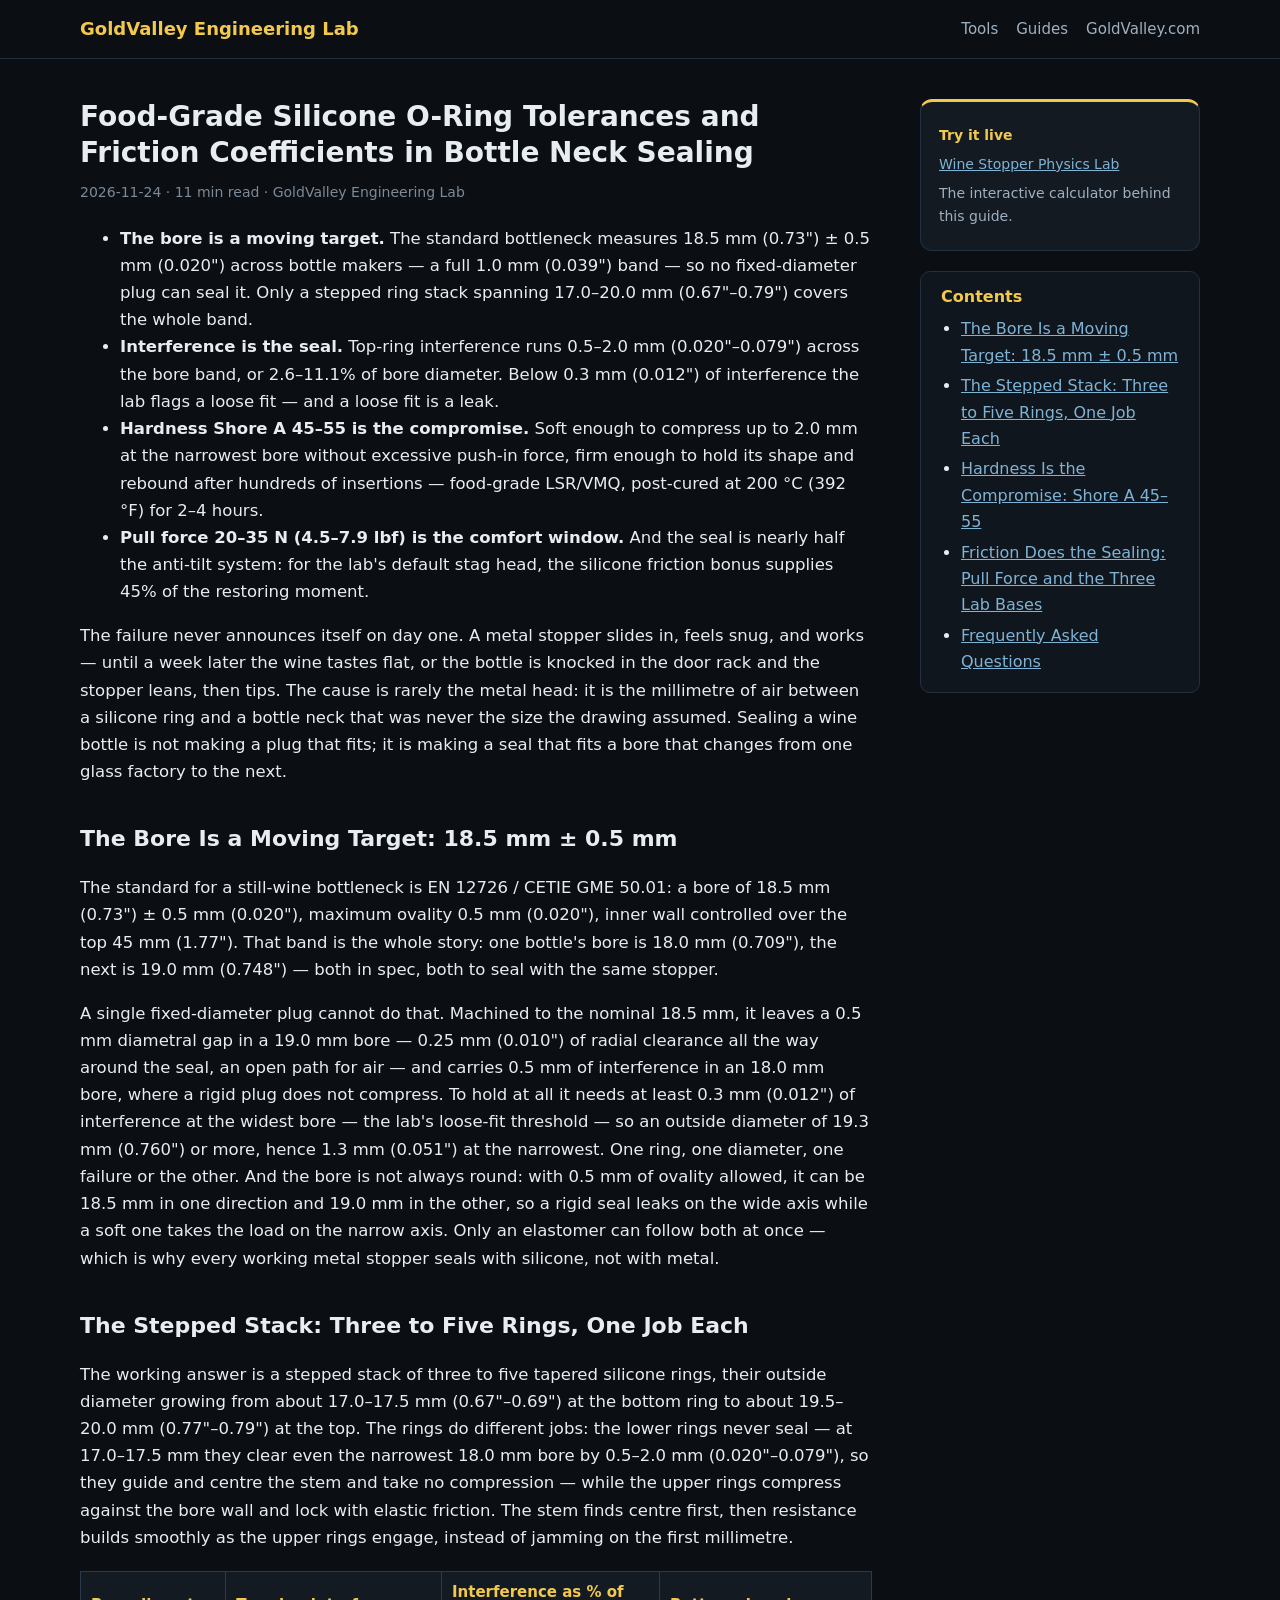
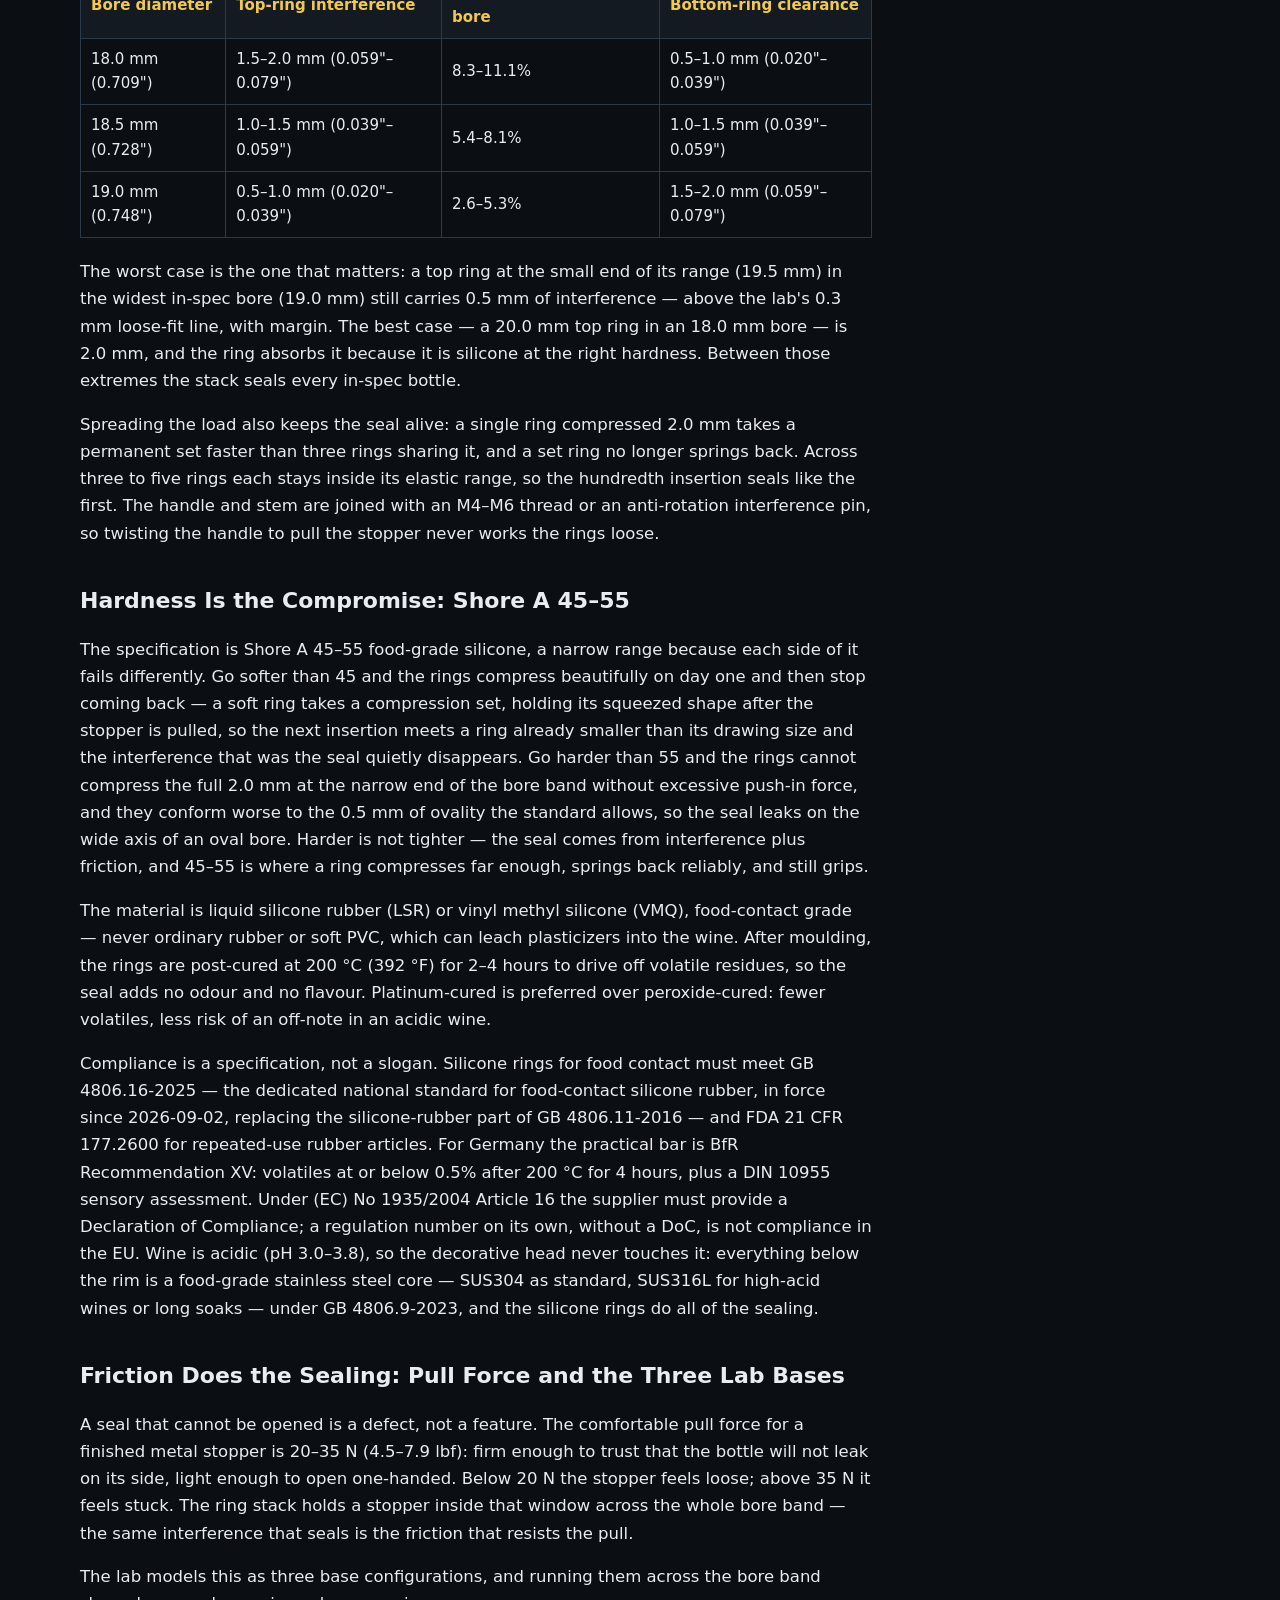
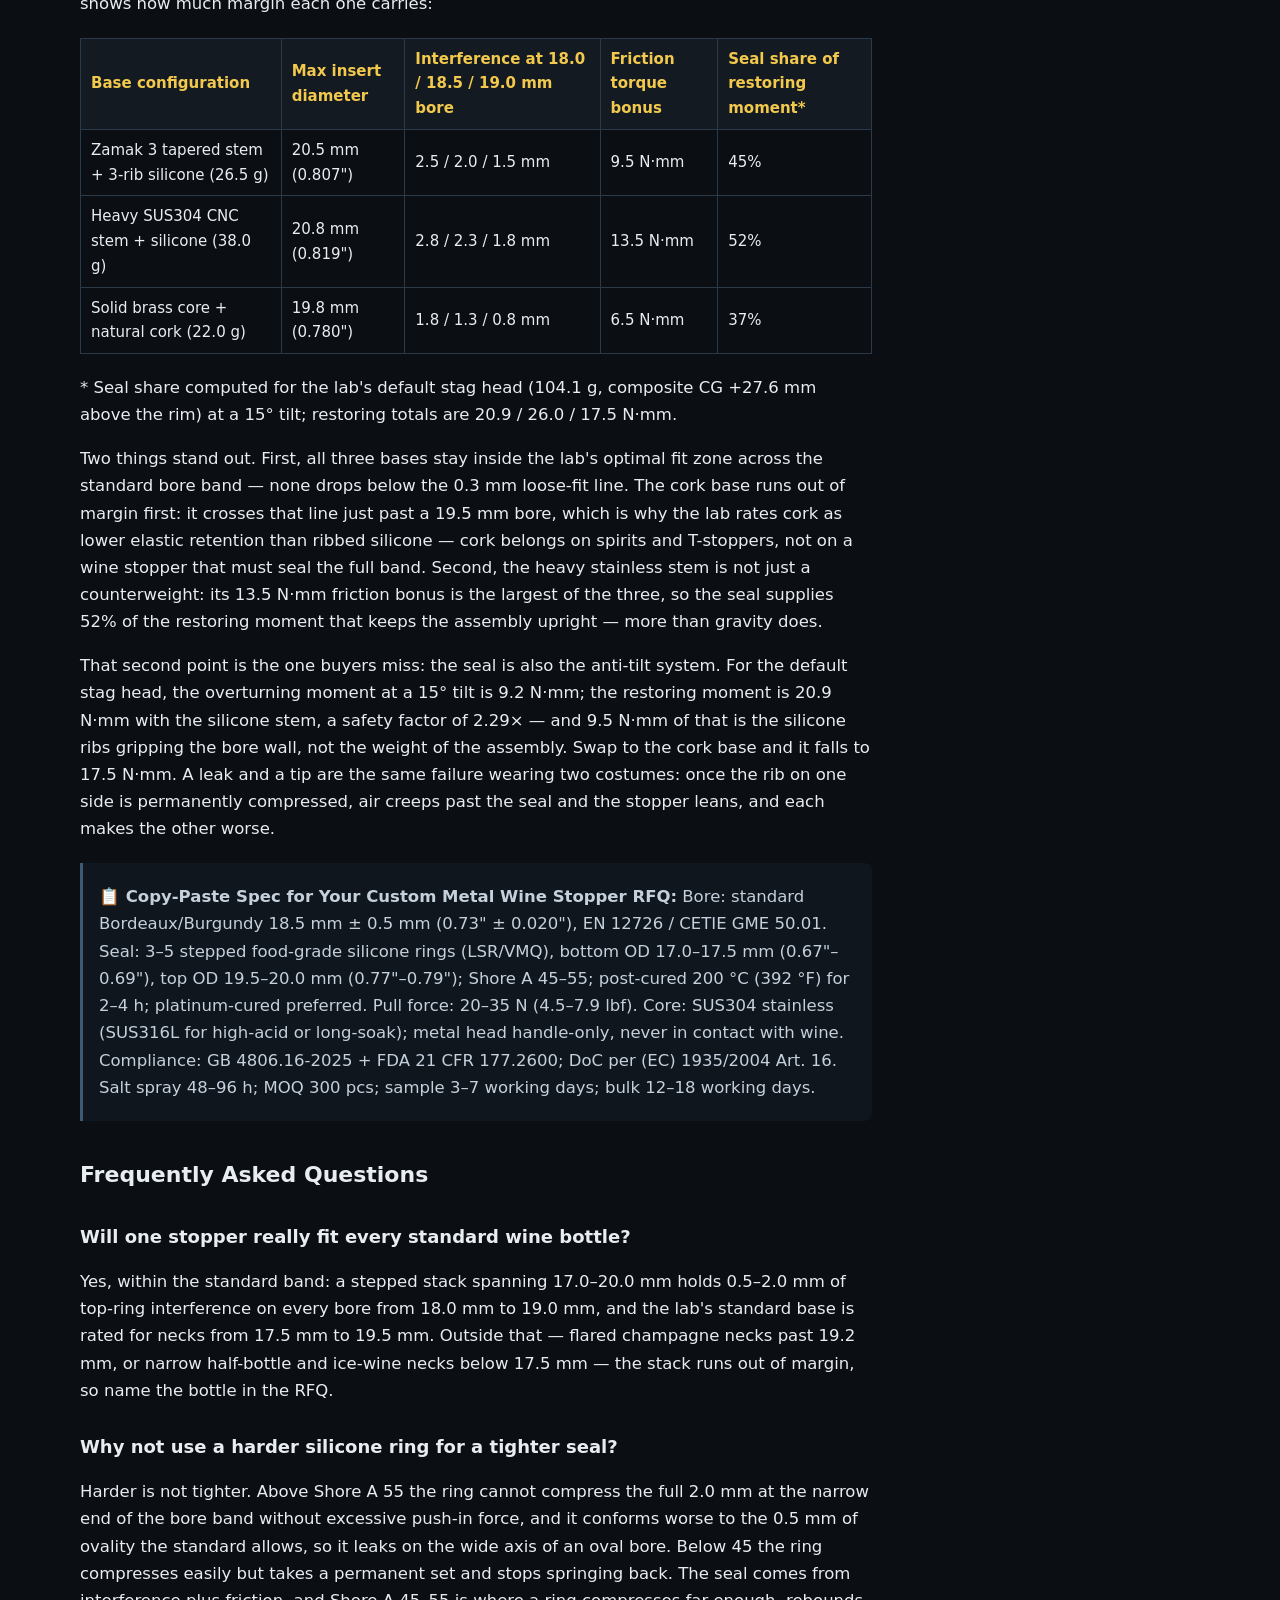
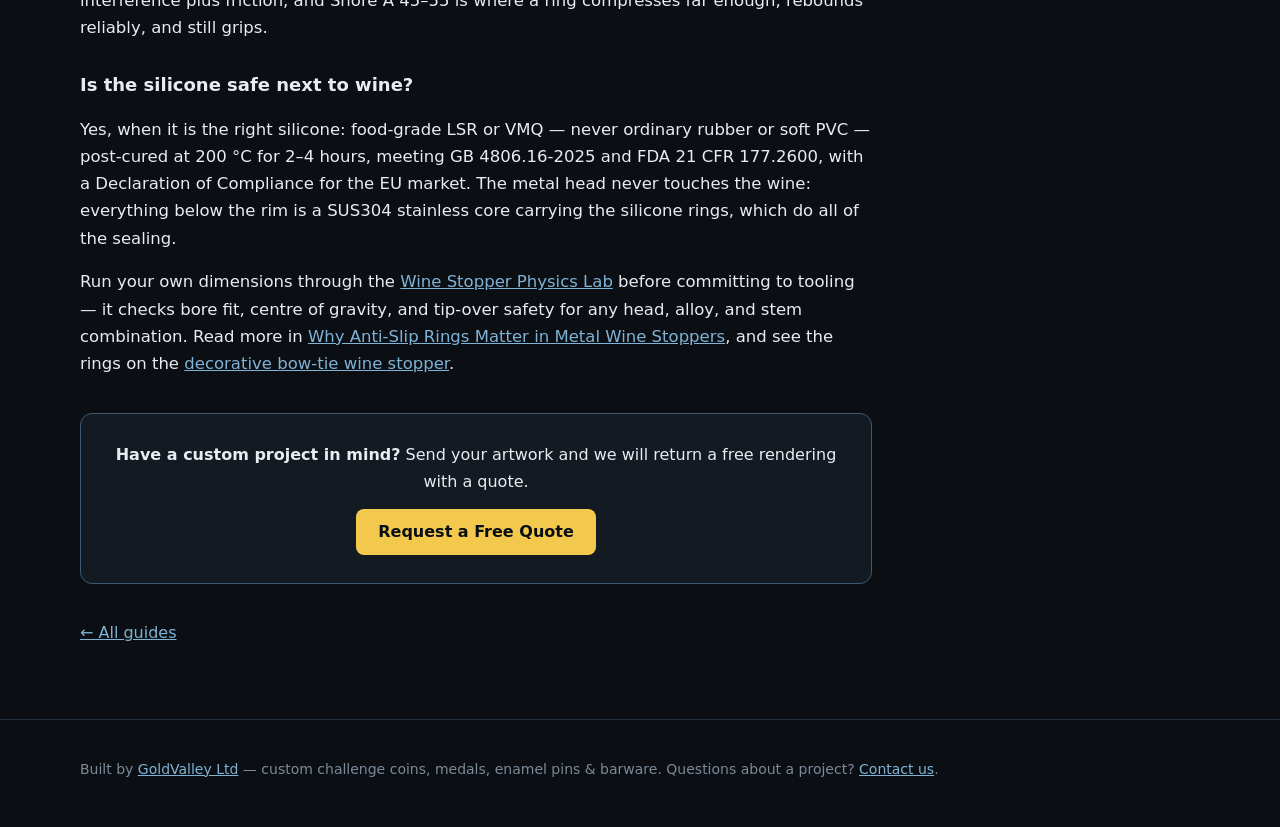
<file: guides/silicone-o-ring-sealing-tolerances/index.html>
<!DOCTYPE html>
<html lang="en">
<head>
<meta charset="utf-8">
<meta name="viewport" content="width=device-width, initial-scale=1">
<title>Food-Grade Silicone O-Ring Tolerances and Friction Coefficients in Bottle Neck Sealing</title>
<meta name="description" content="An 18.5 mm bore that varies by a full millimetre: how a stepped silicone ring stack, Shore A 45–55, and 20–35 N of pull force seal a bottle neck that is never the same size twice.">
<link rel="canonical" href="https://goldvalleyltd.github.io/guides/silicone-o-ring-sealing-tolerances/">
<meta property="og:title" content="Food-Grade Silicone O-Ring Tolerances and Friction Coefficients in Bottle Neck Sealing">
<meta property="og:description" content="An 18.5 mm bore that varies by a full millimetre: how a stepped silicone ring stack, Shore A 45–55, and 20–35 N of pull force seal a bottle neck that is never the same size twice.">
<meta property="og:type" content="article">
<meta property="og:url" content="https://goldvalleyltd.github.io/guides/silicone-o-ring-sealing-tolerances/">
<meta name="google-site-verification" content="7lYSJzwFEwVVvmBxMrC_s2HmvsHmRAUf4DjqhZ7b164" />
<script type="application/ld+json">{"@context":"https://schema.org","@type":"TechArticle","headline":"Food-Grade Silicone O-Ring Tolerances and Friction Coefficients in Bottle Neck Sealing","description":"An 18.5 mm bore that varies by a full millimetre: how a stepped silicone ring stack, Shore A 45\u201355, and 20\u201335 N of pull force seal a bottle neck that is never the same size twice.","datePublished":"2026-11-24","author":{"@type":"Organization","name":"GoldValley Ltd"},"publisher":{"@type":"Organization","name":"GoldValley Ltd"},"mainEntityOfPage":"https://goldvalleyltd.github.io/guides/silicone-o-ring-sealing-tolerances/"}</script>
<link rel="stylesheet" href="/assets/style.css?v=75b6060c">
</head>
<body>
<header class="site-header"><div class="wrap wide">
  <a class="brand" href="/">GoldValley Engineering Lab</a>
  <nav><a href="/tools/">Tools</a><a href="/guides/">Guides</a><a href="https://www.goldvalleyltd.com/">GoldValley.com</a></nav>
</div></header>
<main><div class="wrap wide">
<div class="guide-layout">
  <article class="guide">
    <h1>Food-Grade Silicone O-Ring Tolerances and Friction Coefficients in Bottle Neck Sealing</h1>
    <p class="meta">2026-11-24 · 11 min read · GoldValley Engineering Lab</p>
    <div class="article-body">
<ul>
<li><strong>The bore is a moving target.</strong> The standard bottleneck measures 18.5 mm (0.73") ± 0.5 mm (0.020") across bottle makers — a full 1.0 mm (0.039") band — so no fixed-diameter plug can seal it. Only a stepped ring stack spanning 17.0–20.0 mm (0.67"–0.79") covers the whole band.</li>
<li><strong>Interference is the seal.</strong> Top-ring interference runs 0.5–2.0 mm (0.020"–0.079") across the bore band, or 2.6–11.1% of bore diameter. Below 0.3 mm (0.012") of interference the lab flags a loose fit — and a loose fit is a leak.</li>
<li><strong>Hardness Shore A 45–55 is the compromise.</strong> Soft enough to compress up to 2.0 mm at the narrowest bore without excessive push-in force, firm enough to hold its shape and rebound after hundreds of insertions — food-grade LSR/VMQ, post-cured at 200 °C (392 °F) for 2–4 hours.</li>
<li><strong>Pull force 20–35 N (4.5–7.9 lbf) is the comfort window.</strong> And the seal is nearly half the anti-tilt system: for the lab's default stag head, the silicone friction bonus supplies 45% of the restoring moment.</li>
</ul>
<p>The failure never announces itself on day one. A metal stopper slides in, feels snug, and works — until a week later the wine tastes flat, or the bottle is knocked in the door rack and the stopper leans, then tips. The cause is rarely the metal head: it is the millimetre of air between a silicone ring and a bottle neck that was never the size the drawing assumed. Sealing a wine bottle is not making a plug that fits; it is making a seal that fits a bore that changes from one glass factory to the next.</p>
<h2 id="the-bore-is-a-moving-target-185-mm-05-mm">The Bore Is a Moving Target: 18.5 mm ± 0.5 mm</h2>
<p>The standard for a still-wine bottleneck is EN 12726 / CETIE GME 50.01: a bore of 18.5 mm (0.73") ± 0.5 mm (0.020"), maximum ovality 0.5 mm (0.020"), inner wall controlled over the top 45 mm (1.77"). That band is the whole story: one bottle's bore is 18.0 mm (0.709"), the next is 19.0 mm (0.748") — both in spec, both to seal with the same stopper.</p>
<p>A single fixed-diameter plug cannot do that. Machined to the nominal 18.5 mm, it leaves a 0.5 mm diametral gap in a 19.0 mm bore — 0.25 mm (0.010") of radial clearance all the way around the seal, an open path for air — and carries 0.5 mm of interference in an 18.0 mm bore, where a rigid plug does not compress. To hold at all it needs at least 0.3 mm (0.012") of interference at the widest bore — the lab's loose-fit threshold — so an outside diameter of 19.3 mm (0.760") or more, hence 1.3 mm (0.051") at the narrowest. One ring, one diameter, one failure or the other. And the bore is not always round: with 0.5 mm of ovality allowed, it can be 18.5 mm in one direction and 19.0 mm in the other, so a rigid seal leaks on the wide axis while a soft one takes the load on the narrow axis. Only an elastomer can follow both at once — which is why every working metal stopper seals with silicone, not with metal.</p>
<h2 id="the-stepped-stack-three-to-five-rings-one-job-each">The Stepped Stack: Three to Five Rings, One Job Each</h2>
<p>The working answer is a stepped stack of three to five tapered silicone rings, their outside diameter growing from about 17.0–17.5 mm (0.67"–0.69") at the bottom ring to about 19.5–20.0 mm (0.77"–0.79") at the top. The rings do different jobs: the lower rings never seal — at 17.0–17.5 mm they clear even the narrowest 18.0 mm bore by 0.5–2.0 mm (0.020"–0.079"), so they guide and centre the stem and take no compression — while the upper rings compress against the bore wall and lock with elastic friction. The stem finds centre first, then resistance builds smoothly as the upper rings engage, instead of jamming on the first millimetre.</p>
<table>
<thead>
<tr>
<th>Bore diameter</th>
<th>Top-ring interference</th>
<th>Interference as % of bore</th>
<th>Bottom-ring clearance</th>
</tr>
</thead>
<tbody>
<tr>
<td>18.0 mm (0.709")</td>
<td>1.5–2.0 mm (0.059"–0.079")</td>
<td>8.3–11.1%</td>
<td>0.5–1.0 mm (0.020"–0.039")</td>
</tr>
<tr>
<td>18.5 mm (0.728")</td>
<td>1.0–1.5 mm (0.039"–0.059")</td>
<td>5.4–8.1%</td>
<td>1.0–1.5 mm (0.039"–0.059")</td>
</tr>
<tr>
<td>19.0 mm (0.748")</td>
<td>0.5–1.0 mm (0.020"–0.039")</td>
<td>2.6–5.3%</td>
<td>1.5–2.0 mm (0.059"–0.079")</td>
</tr>
</tbody>
</table>
<p>The worst case is the one that matters: a top ring at the small end of its range (19.5 mm) in the widest in-spec bore (19.0 mm) still carries 0.5 mm of interference — above the lab's 0.3 mm loose-fit line, with margin. The best case — a 20.0 mm top ring in an 18.0 mm bore — is 2.0 mm, and the ring absorbs it because it is silicone at the right hardness. Between those extremes the stack seals every in-spec bottle.</p>
<p>Spreading the load also keeps the seal alive: a single ring compressed 2.0 mm takes a permanent set faster than three rings sharing it, and a set ring no longer springs back. Across three to five rings each stays inside its elastic range, so the hundredth insertion seals like the first. The handle and stem are joined with an M4–M6 thread or an anti-rotation interference pin, so twisting the handle to pull the stopper never works the rings loose.</p>
<h2 id="hardness-is-the-compromise-shore-a-4555">Hardness Is the Compromise: Shore A 45–55</h2>
<p>The specification is Shore A 45–55 food-grade silicone, a narrow range because each side of it fails differently. Go softer than 45 and the rings compress beautifully on day one and then stop coming back — a soft ring takes a compression set, holding its squeezed shape after the stopper is pulled, so the next insertion meets a ring already smaller than its drawing size and the interference that was the seal quietly disappears. Go harder than 55 and the rings cannot compress the full 2.0 mm at the narrow end of the bore band without excessive push-in force, and they conform worse to the 0.5 mm of ovality the standard allows, so the seal leaks on the wide axis of an oval bore. Harder is not tighter — the seal comes from interference plus friction, and 45–55 is where a ring compresses far enough, springs back reliably, and still grips.</p>
<p>The material is liquid silicone rubber (LSR) or vinyl methyl silicone (VMQ), food-contact grade — never ordinary rubber or soft PVC, which can leach plasticizers into the wine. After moulding, the rings are post-cured at 200 °C (392 °F) for 2–4 hours to drive off volatile residues, so the seal adds no odour and no flavour. Platinum-cured is preferred over peroxide-cured: fewer volatiles, less risk of an off-note in an acidic wine.</p>
<p>Compliance is a specification, not a slogan. Silicone rings for food contact must meet GB 4806.16-2025 — the dedicated national standard for food-contact silicone rubber, in force since 2026-09-02, replacing the silicone-rubber part of GB 4806.11-2016 — and FDA 21 CFR 177.2600 for repeated-use rubber articles. For Germany the practical bar is BfR Recommendation XV: volatiles at or below 0.5% after 200 °C for 4 hours, plus a DIN 10955 sensory assessment. Under (EC) No 1935/2004 Article 16 the supplier must provide a Declaration of Compliance; a regulation number on its own, without a DoC, is not compliance in the EU. Wine is acidic (pH 3.0–3.8), so the decorative head never touches it: everything below the rim is a food-grade stainless steel core — SUS304 as standard, SUS316L for high-acid wines or long soaks — under GB 4806.9-2023, and the silicone rings do all of the sealing.</p>
<h2 id="friction-does-the-sealing-pull-force-and-the-three-lab-bases">Friction Does the Sealing: Pull Force and the Three Lab Bases</h2>
<p>A seal that cannot be opened is a defect, not a feature. The comfortable pull force for a finished metal stopper is 20–35 N (4.5–7.9 lbf): firm enough to trust that the bottle will not leak on its side, light enough to open one-handed. Below 20 N the stopper feels loose; above 35 N it feels stuck. The ring stack holds a stopper inside that window across the whole bore band — the same interference that seals is the friction that resists the pull.</p>
<p>The lab models this as three base configurations, and running them across the bore band shows how much margin each one carries:</p>
<table>
<thead>
<tr>
<th>Base configuration</th>
<th>Max insert diameter</th>
<th>Interference at 18.0 / 18.5 / 19.0 mm bore</th>
<th>Friction torque bonus</th>
<th>Seal share of restoring moment*</th>
</tr>
</thead>
<tbody>
<tr>
<td>Zamak 3 tapered stem + 3-rib silicone (26.5 g)</td>
<td>20.5 mm (0.807")</td>
<td>2.5 / 2.0 / 1.5 mm</td>
<td>9.5 N·mm</td>
<td>45%</td>
</tr>
<tr>
<td>Heavy SUS304 CNC stem + silicone (38.0 g)</td>
<td>20.8 mm (0.819")</td>
<td>2.8 / 2.3 / 1.8 mm</td>
<td>13.5 N·mm</td>
<td>52%</td>
</tr>
<tr>
<td>Solid brass core + natural cork (22.0 g)</td>
<td>19.8 mm (0.780")</td>
<td>1.8 / 1.3 / 0.8 mm</td>
<td>6.5 N·mm</td>
<td>37%</td>
</tr>
</tbody>
</table>
<p>* Seal share computed for the lab's default stag head (104.1 g, composite CG +27.6 mm above the rim) at a 15° tilt; restoring totals are 20.9 / 26.0 / 17.5 N·mm.</p>
<p>Two things stand out. First, all three bases stay inside the lab's optimal fit zone across the standard bore band — none drops below the 0.3 mm loose-fit line. The cork base runs out of margin first: it crosses that line just past a 19.5 mm bore, which is why the lab rates cork as lower elastic retention than ribbed silicone — cork belongs on spirits and T-stoppers, not on a wine stopper that must seal the full band. Second, the heavy stainless stem is not just a counterweight: its 13.5 N·mm friction bonus is the largest of the three, so the seal supplies 52% of the restoring moment that keeps the assembly upright — more than gravity does.</p>
<p>That second point is the one buyers miss: the seal is also the anti-tilt system. For the default stag head, the overturning moment at a 15° tilt is 9.2 N·mm; the restoring moment is 20.9 N·mm with the silicone stem, a safety factor of 2.29× — and 9.5 N·mm of that is the silicone ribs gripping the bore wall, not the weight of the assembly. Swap to the cork base and it falls to 17.5 N·mm. A leak and a tip are the same failure wearing two costumes: once the rib on one side is permanently compressed, air creeps past the seal and the stopper leans, and each makes the other worse.</p>
<blockquote>
<p><strong>📋 Copy-Paste Spec for Your Custom Metal Wine Stopper RFQ:</strong> Bore: standard Bordeaux/Burgundy 18.5 mm ± 0.5 mm (0.73" ± 0.020"), EN 12726 / CETIE GME 50.01. Seal: 3–5 stepped food-grade silicone rings (LSR/VMQ), bottom OD 17.0–17.5 mm (0.67"–0.69"), top OD 19.5–20.0 mm (0.77"–0.79"); Shore A 45–55; post-cured 200 °C (392 °F) for 2–4 h; platinum-cured preferred. Pull force: 20–35 N (4.5–7.9 lbf). Core: SUS304 stainless (SUS316L for high-acid or long-soak); metal head handle-only, never in contact with wine. Compliance: GB 4806.16-2025 + FDA 21 CFR 177.2600; DoC per (EC) 1935/2004 Art. 16. Salt spray 48–96 h; MOQ 300 pcs; sample 3–7 working days; bulk 12–18 working days.</p>
</blockquote>
<h2 id="frequently-asked-questions">Frequently Asked Questions</h2>
<h3 id="will-one-stopper-really-fit-every-standard-wine-bottle">Will one stopper really fit every standard wine bottle?</h3>
<p>Yes, within the standard band: a stepped stack spanning 17.0–20.0 mm holds 0.5–2.0 mm of top-ring interference on every bore from 18.0 mm to 19.0 mm, and the lab's standard base is rated for necks from 17.5 mm to 19.5 mm. Outside that — flared champagne necks past 19.2 mm, or narrow half-bottle and ice-wine necks below 17.5 mm — the stack runs out of margin, so name the bottle in the RFQ.</p>
<h3 id="why-not-use-a-harder-silicone-ring-for-a-tighter-seal">Why not use a harder silicone ring for a tighter seal?</h3>
<p>Harder is not tighter. Above Shore A 55 the ring cannot compress the full 2.0 mm at the narrow end of the bore band without excessive push-in force, and it conforms worse to the 0.5 mm of ovality the standard allows, so it leaks on the wide axis of an oval bore. Below 45 the ring compresses easily but takes a permanent set and stops springing back. The seal comes from interference plus friction, and Shore A 45–55 is where a ring compresses far enough, rebounds reliably, and still grips.</p>
<h3 id="is-the-silicone-safe-next-to-wine">Is the silicone safe next to wine?</h3>
<p>Yes, when it is the right silicone: food-grade LSR or VMQ — never ordinary rubber or soft PVC — post-cured at 200 °C for 2–4 hours, meeting GB 4806.16-2025 and FDA 21 CFR 177.2600, with a Declaration of Compliance for the EU market. The metal head never touches the wine: everything below the rim is a SUS304 stainless core carrying the silicone rings, which do all of the sealing.</p>
<p>Run your own dimensions through the <a href="https://goldvalleyltd.github.io/winestopper-physics-lab/">Wine Stopper Physics Lab</a> before committing to tooling — it checks bore fit, centre of gravity, and tip-over safety for any head, alloy, and stem combination. Read more in <a href="https://www.goldvalleyltd.com/news/why-anti-slip-rings-matter-in-metal-wine-stoppers/">Why Anti-Slip Rings Matter in Metal Wine Stoppers</a>, and see the rings on the <a href="https://www.goldvalleyltd.com/wine-barware/wine-stoppers/decorative-bow-tie-wine-stopper/">decorative bow-tie wine stopper</a>.</p>
    </div>
    <div class="cta-box">
      <p><strong>Have a custom project in mind?</strong> Send your artwork and we will return a free rendering with a quote.</p>
      <p><a class="cta-btn" href="https://www.goldvalleyltd.com/contact-us/">Request a Free Quote</a></p>
    </div>
    <p class="back"><a href="/guides/">← All guides</a></p>
  </article>
  <aside class="guide-sidebar">
    <div class="sidebar-tool">
      <p><strong>Try it live</strong></p>
      <p><a href="https://goldvalleyltd.github.io/winestopper-physics-lab/">Wine Stopper Physics Lab</a></p>
      <p>The interactive calculator behind this guide.</p>
    </div>
    <nav class="toc"><p>Contents</p><ul><li><a href="#the-bore-is-a-moving-target-185-mm-05-mm">The Bore Is a Moving Target: 18.5 mm ± 0.5 mm</a></li><li><a href="#the-stepped-stack-three-to-five-rings-one-job-each">The Stepped Stack: Three to Five Rings, One Job Each</a></li><li><a href="#hardness-is-the-compromise-shore-a-4555">Hardness Is the Compromise: Shore A 45–55</a></li><li><a href="#friction-does-the-sealing-pull-force-and-the-three-lab-bases">Friction Does the Sealing: Pull Force and the Three Lab Bases</a></li><li><a href="#frequently-asked-questions">Frequently Asked Questions</a></li></ul></nav>
  </aside>
</div>

</div></main>
<footer class="site-footer"><div class="wrap wide">
  <p>Built by <a href="https://www.goldvalleyltd.com/">GoldValley Ltd</a> — custom challenge coins, medals, enamel pins &amp; barware. Questions about a project? <a href="https://www.goldvalleyltd.com/contact-us/">Contact us</a>.</p>
</div></footer>
</body>
</html>
</file>
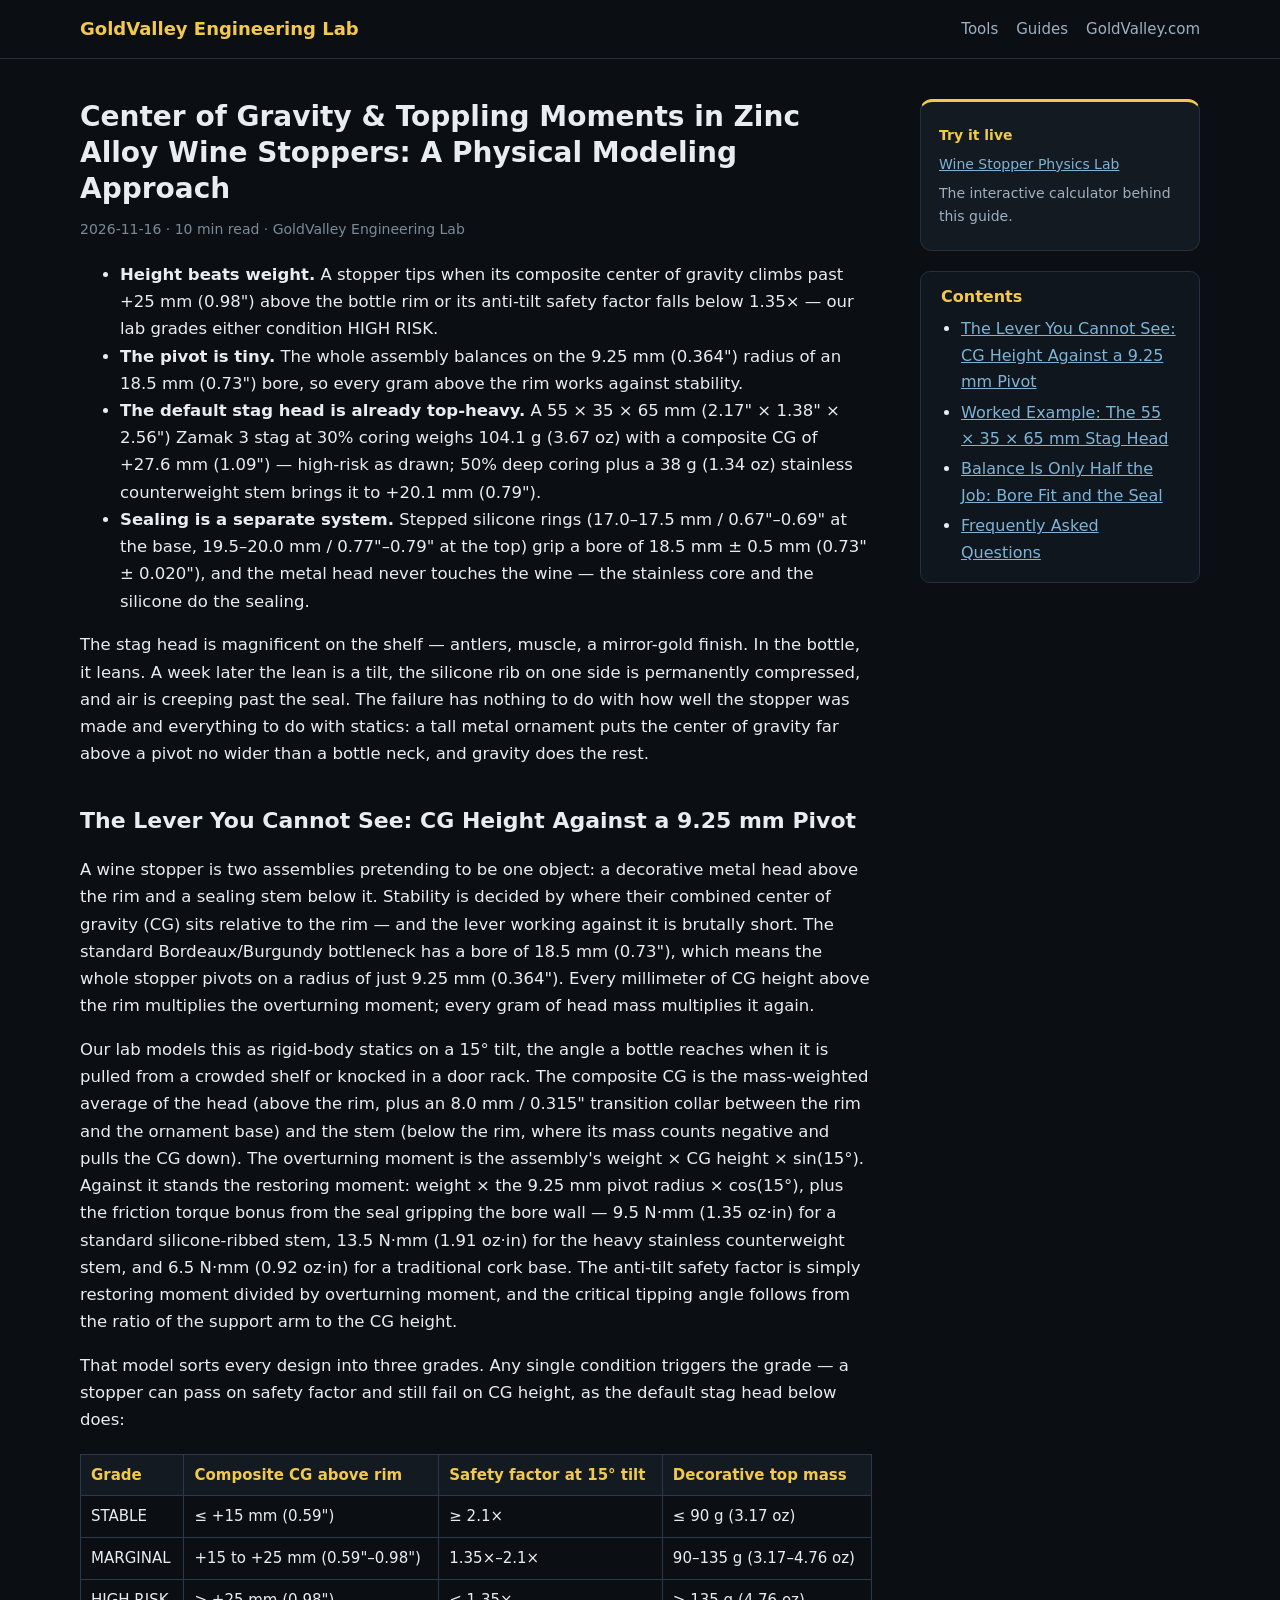
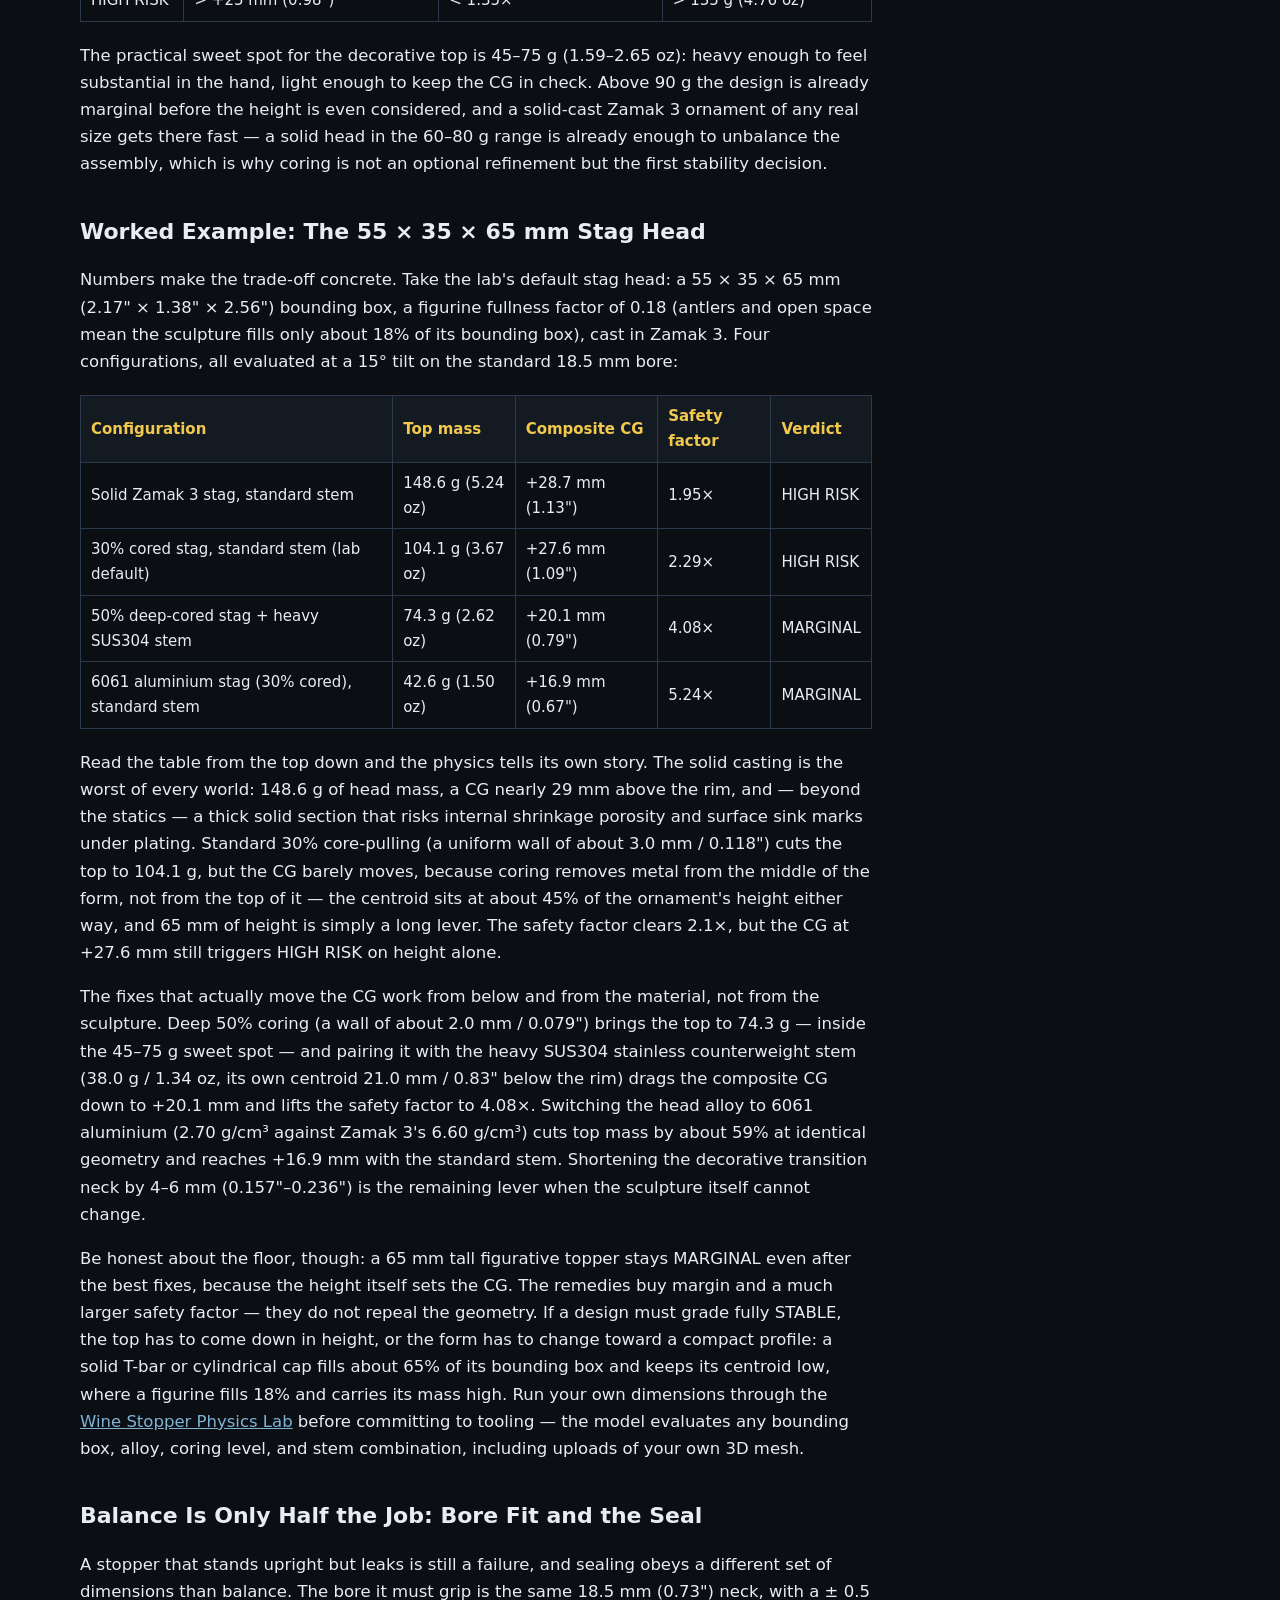
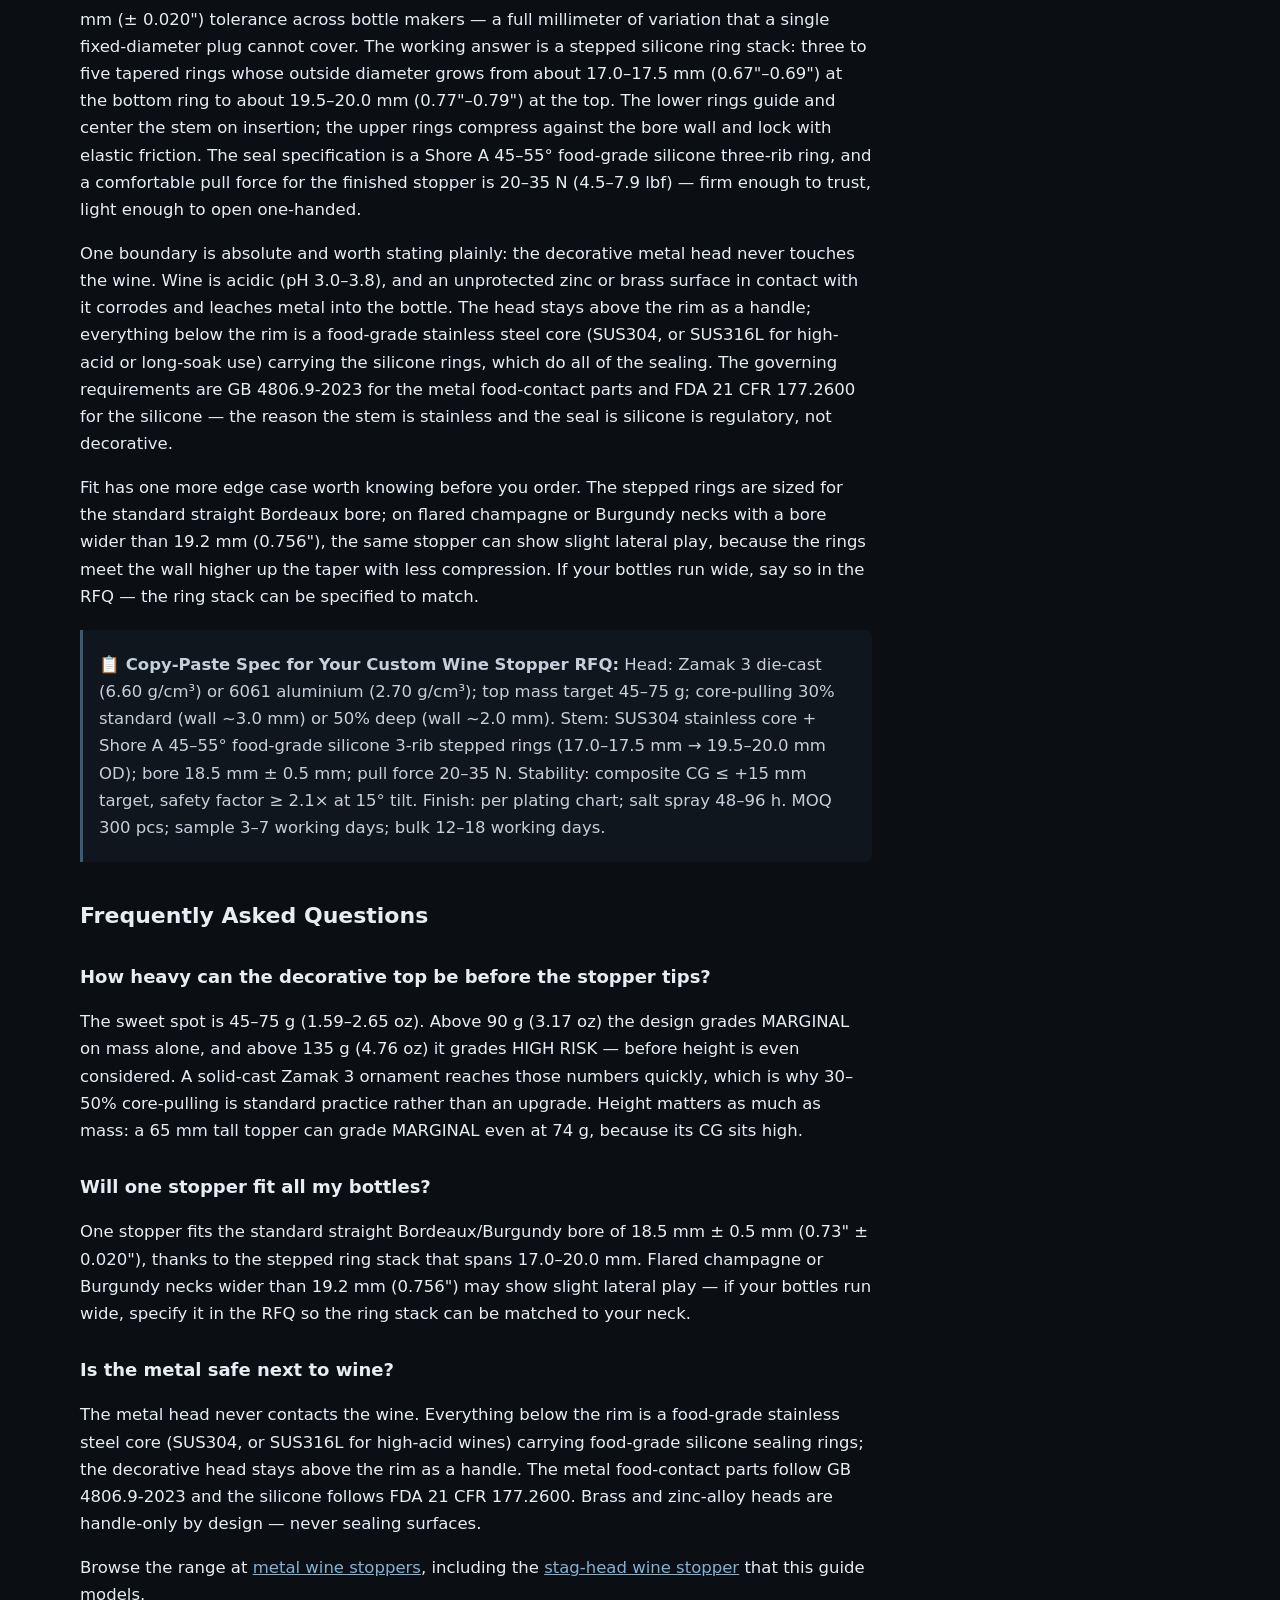
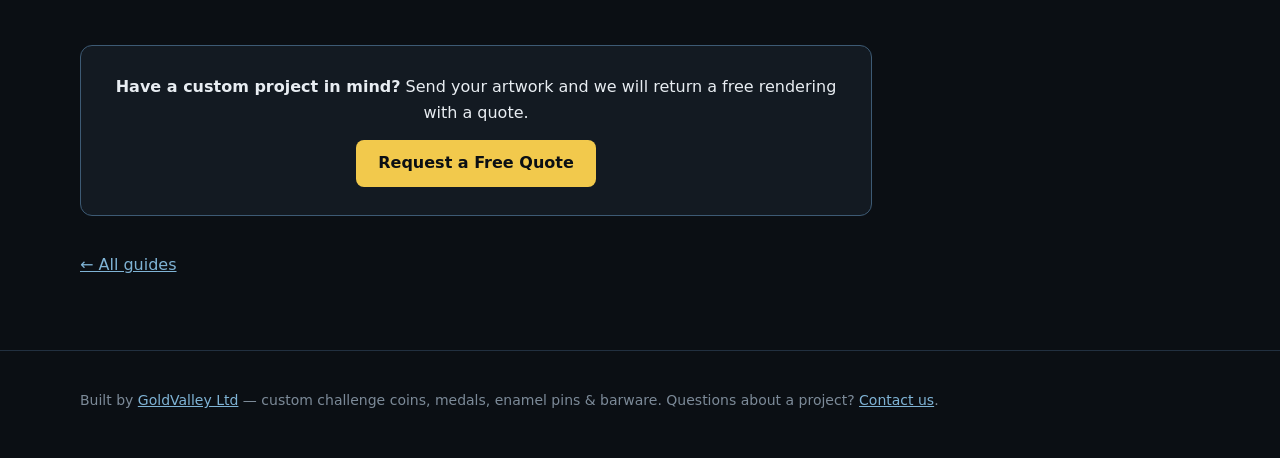
<file: guides/wine-stopper-center-of-gravity/index.html>
<!DOCTYPE html>
<html lang="en">
<head>
<meta charset="utf-8">
<meta name="viewport" content="width=device-width, initial-scale=1">
<title>Center of Gravity & Toppling Moments in Zinc Alloy Wine Stoppers: A Physical Modeling Approach</title>
<meta name="description" content="Why tall decorative wine stoppers tip over: CG height vs. the 9.25 mm pivot, toppling moments, and the fixes that keep a stag head upright.">
<link rel="canonical" href="https://goldvalleyltd.github.io/guides/wine-stopper-center-of-gravity/">
<meta property="og:title" content="Center of Gravity & Toppling Moments in Zinc Alloy Wine Stoppers: A Physical Modeling Approach">
<meta property="og:description" content="Why tall decorative wine stoppers tip over: CG height vs. the 9.25 mm pivot, toppling moments, and the fixes that keep a stag head upright.">
<meta property="og:type" content="article">
<meta property="og:url" content="https://goldvalleyltd.github.io/guides/wine-stopper-center-of-gravity/">
<meta name="google-site-verification" content="7lYSJzwFEwVVvmBxMrC_s2HmvsHmRAUf4DjqhZ7b164" />
<script type="application/ld+json">{"@context":"https://schema.org","@type":"TechArticle","headline":"Center of Gravity & Toppling Moments in Zinc Alloy Wine Stoppers: A Physical Modeling Approach","description":"Why tall decorative wine stoppers tip over: CG height vs. the 9.25 mm pivot, toppling moments, and the fixes that keep a stag head upright.","datePublished":"2026-11-16","author":{"@type":"Organization","name":"GoldValley Ltd"},"publisher":{"@type":"Organization","name":"GoldValley Ltd"},"mainEntityOfPage":"https://goldvalleyltd.github.io/guides/wine-stopper-center-of-gravity/"}</script>
<link rel="stylesheet" href="/assets/style.css?v=75b6060c">
</head>
<body>
<header class="site-header"><div class="wrap wide">
  <a class="brand" href="/">GoldValley Engineering Lab</a>
  <nav><a href="/tools/">Tools</a><a href="/guides/">Guides</a><a href="https://www.goldvalleyltd.com/">GoldValley.com</a></nav>
</div></header>
<main><div class="wrap wide">
<div class="guide-layout">
  <article class="guide">
    <h1>Center of Gravity & Toppling Moments in Zinc Alloy Wine Stoppers: A Physical Modeling Approach</h1>
    <p class="meta">2026-11-16 · 10 min read · GoldValley Engineering Lab</p>
    <div class="article-body">
<ul>
<li><strong>Height beats weight.</strong> A stopper tips when its composite center of gravity climbs past +25 mm (0.98") above the bottle rim or its anti-tilt safety factor falls below 1.35× — our lab grades either condition HIGH RISK.</li>
<li><strong>The pivot is tiny.</strong> The whole assembly balances on the 9.25 mm (0.364") radius of an 18.5 mm (0.73") bore, so every gram above the rim works against stability.</li>
<li><strong>The default stag head is already top-heavy.</strong> A 55 × 35 × 65 mm (2.17" × 1.38" × 2.56") Zamak 3 stag at 30% coring weighs 104.1 g (3.67 oz) with a composite CG of +27.6 mm (1.09") — high-risk as drawn; 50% deep coring plus a 38 g (1.34 oz) stainless counterweight stem brings it to +20.1 mm (0.79").</li>
<li><strong>Sealing is a separate system.</strong> Stepped silicone rings (17.0–17.5 mm / 0.67"–0.69" at the base, 19.5–20.0 mm / 0.77"–0.79" at the top) grip a bore of 18.5 mm ± 0.5 mm (0.73" ± 0.020"), and the metal head never touches the wine — the stainless core and the silicone do the sealing.</li>
</ul>
<p>The stag head is magnificent on the shelf — antlers, muscle, a mirror-gold finish. In the bottle, it leans. A week later the lean is a tilt, the silicone rib on one side is permanently compressed, and air is creeping past the seal. The failure has nothing to do with how well the stopper was made and everything to do with statics: a tall metal ornament puts the center of gravity far above a pivot no wider than a bottle neck, and gravity does the rest.</p>
<h2 id="the-lever-you-cannot-see-cg-height-against-a-925-mm-pivot">The Lever You Cannot See: CG Height Against a 9.25 mm Pivot</h2>
<p>A wine stopper is two assemblies pretending to be one object: a decorative metal head above the rim and a sealing stem below it. Stability is decided by where their combined center of gravity (CG) sits relative to the rim — and the lever working against it is brutally short. The standard Bordeaux/Burgundy bottleneck has a bore of 18.5 mm (0.73"), which means the whole stopper pivots on a radius of just 9.25 mm (0.364"). Every millimeter of CG height above the rim multiplies the overturning moment; every gram of head mass multiplies it again.</p>
<p>Our lab models this as rigid-body statics on a 15° tilt, the angle a bottle reaches when it is pulled from a crowded shelf or knocked in a door rack. The composite CG is the mass-weighted average of the head (above the rim, plus an 8.0 mm / 0.315" transition collar between the rim and the ornament base) and the stem (below the rim, where its mass counts negative and pulls the CG down). The overturning moment is the assembly's weight × CG height × sin(15°). Against it stands the restoring moment: weight × the 9.25 mm pivot radius × cos(15°), plus the friction torque bonus from the seal gripping the bore wall — 9.5 N·mm (1.35 oz·in) for a standard silicone-ribbed stem, 13.5 N·mm (1.91 oz·in) for the heavy stainless counterweight stem, and 6.5 N·mm (0.92 oz·in) for a traditional cork base. The anti-tilt safety factor is simply restoring moment divided by overturning moment, and the critical tipping angle follows from the ratio of the support arm to the CG height.</p>
<p>That model sorts every design into three grades. Any single condition triggers the grade — a stopper can pass on safety factor and still fail on CG height, as the default stag head below does:</p>
<table>
<thead>
<tr>
<th>Grade</th>
<th>Composite CG above rim</th>
<th>Safety factor at 15° tilt</th>
<th>Decorative top mass</th>
</tr>
</thead>
<tbody>
<tr>
<td>STABLE</td>
<td>≤ +15 mm (0.59")</td>
<td>≥ 2.1×</td>
<td>≤ 90 g (3.17 oz)</td>
</tr>
<tr>
<td>MARGINAL</td>
<td>+15 to +25 mm (0.59"–0.98")</td>
<td>1.35×–2.1×</td>
<td>90–135 g (3.17–4.76 oz)</td>
</tr>
<tr>
<td>HIGH RISK</td>
<td>&gt; +25 mm (0.98")</td>
<td>&lt; 1.35×</td>
<td>&gt; 135 g (4.76 oz)</td>
</tr>
</tbody>
</table>
<p>The practical sweet spot for the decorative top is 45–75 g (1.59–2.65 oz): heavy enough to feel substantial in the hand, light enough to keep the CG in check. Above 90 g the design is already marginal before the height is even considered, and a solid-cast Zamak 3 ornament of any real size gets there fast — a solid head in the 60–80 g range is already enough to unbalance the assembly, which is why coring is not an optional refinement but the first stability decision.</p>
<h2 id="worked-example-the-55-35-65-mm-stag-head">Worked Example: The 55 × 35 × 65 mm Stag Head</h2>
<p>Numbers make the trade-off concrete. Take the lab's default stag head: a 55 × 35 × 65 mm (2.17" × 1.38" × 2.56") bounding box, a figurine fullness factor of 0.18 (antlers and open space mean the sculpture fills only about 18% of its bounding box), cast in Zamak 3. Four configurations, all evaluated at a 15° tilt on the standard 18.5 mm bore:</p>
<table>
<thead>
<tr>
<th>Configuration</th>
<th>Top mass</th>
<th>Composite CG</th>
<th>Safety factor</th>
<th>Verdict</th>
</tr>
</thead>
<tbody>
<tr>
<td>Solid Zamak 3 stag, standard stem</td>
<td>148.6 g (5.24 oz)</td>
<td>+28.7 mm (1.13")</td>
<td>1.95×</td>
<td>HIGH RISK</td>
</tr>
<tr>
<td>30% cored stag, standard stem (lab default)</td>
<td>104.1 g (3.67 oz)</td>
<td>+27.6 mm (1.09")</td>
<td>2.29×</td>
<td>HIGH RISK</td>
</tr>
<tr>
<td>50% deep-cored stag + heavy SUS304 stem</td>
<td>74.3 g (2.62 oz)</td>
<td>+20.1 mm (0.79")</td>
<td>4.08×</td>
<td>MARGINAL</td>
</tr>
<tr>
<td>6061 aluminium stag (30% cored), standard stem</td>
<td>42.6 g (1.50 oz)</td>
<td>+16.9 mm (0.67")</td>
<td>5.24×</td>
<td>MARGINAL</td>
</tr>
</tbody>
</table>
<p>Read the table from the top down and the physics tells its own story. The solid casting is the worst of every world: 148.6 g of head mass, a CG nearly 29 mm above the rim, and — beyond the statics — a thick solid section that risks internal shrinkage porosity and surface sink marks under plating. Standard 30% core-pulling (a uniform wall of about 3.0 mm / 0.118") cuts the top to 104.1 g, but the CG barely moves, because coring removes metal from the middle of the form, not from the top of it — the centroid sits at about 45% of the ornament's height either way, and 65 mm of height is simply a long lever. The safety factor clears 2.1×, but the CG at +27.6 mm still triggers HIGH RISK on height alone.</p>
<p>The fixes that actually move the CG work from below and from the material, not from the sculpture. Deep 50% coring (a wall of about 2.0 mm / 0.079") brings the top to 74.3 g — inside the 45–75 g sweet spot — and pairing it with the heavy SUS304 stainless counterweight stem (38.0 g / 1.34 oz, its own centroid 21.0 mm / 0.83" below the rim) drags the composite CG down to +20.1 mm and lifts the safety factor to 4.08×. Switching the head alloy to 6061 aluminium (2.70 g/cm³ against Zamak 3's 6.60 g/cm³) cuts top mass by about 59% at identical geometry and reaches +16.9 mm with the standard stem. Shortening the decorative transition neck by 4–6 mm (0.157"–0.236") is the remaining lever when the sculpture itself cannot change.</p>
<p>Be honest about the floor, though: a 65 mm tall figurative topper stays MARGINAL even after the best fixes, because the height itself sets the CG. The remedies buy margin and a much larger safety factor — they do not repeal the geometry. If a design must grade fully STABLE, the top has to come down in height, or the form has to change toward a compact profile: a solid T-bar or cylindrical cap fills about 65% of its bounding box and keeps its centroid low, where a figurine fills 18% and carries its mass high. Run your own dimensions through the <a href="https://goldvalleyltd.github.io/winestopper-physics-lab/">Wine Stopper Physics Lab</a> before committing to tooling — the model evaluates any bounding box, alloy, coring level, and stem combination, including uploads of your own 3D mesh.</p>
<h2 id="balance-is-only-half-the-job-bore-fit-and-the-seal">Balance Is Only Half the Job: Bore Fit and the Seal</h2>
<p>A stopper that stands upright but leaks is still a failure, and sealing obeys a different set of dimensions than balance. The bore it must grip is the same 18.5 mm (0.73") neck, with a ± 0.5 mm (± 0.020") tolerance across bottle makers — a full millimeter of variation that a single fixed-diameter plug cannot cover. The working answer is a stepped silicone ring stack: three to five tapered rings whose outside diameter grows from about 17.0–17.5 mm (0.67"–0.69") at the bottom ring to about 19.5–20.0 mm (0.77"–0.79") at the top. The lower rings guide and center the stem on insertion; the upper rings compress against the bore wall and lock with elastic friction. The seal specification is a Shore A 45–55° food-grade silicone three-rib ring, and a comfortable pull force for the finished stopper is 20–35 N (4.5–7.9 lbf) — firm enough to trust, light enough to open one-handed.</p>
<p>One boundary is absolute and worth stating plainly: the decorative metal head never touches the wine. Wine is acidic (pH 3.0–3.8), and an unprotected zinc or brass surface in contact with it corrodes and leaches metal into the bottle. The head stays above the rim as a handle; everything below the rim is a food-grade stainless steel core (SUS304, or SUS316L for high-acid or long-soak use) carrying the silicone rings, which do all of the sealing. The governing requirements are GB 4806.9-2023 for the metal food-contact parts and FDA 21 CFR 177.2600 for the silicone — the reason the stem is stainless and the seal is silicone is regulatory, not decorative.</p>
<p>Fit has one more edge case worth knowing before you order. The stepped rings are sized for the standard straight Bordeaux bore; on flared champagne or Burgundy necks with a bore wider than 19.2 mm (0.756"), the same stopper can show slight lateral play, because the rings meet the wall higher up the taper with less compression. If your bottles run wide, say so in the RFQ — the ring stack can be specified to match.</p>
<blockquote>
<p><strong>📋 Copy-Paste Spec for Your Custom Wine Stopper RFQ:</strong> Head: Zamak 3 die-cast (6.60 g/cm³) or 6061 aluminium (2.70 g/cm³); top mass target 45–75 g; core-pulling 30% standard (wall ~3.0 mm) or 50% deep (wall ~2.0 mm). Stem: SUS304 stainless core + Shore A 45–55° food-grade silicone 3-rib stepped rings (17.0–17.5 mm → 19.5–20.0 mm OD); bore 18.5 mm ± 0.5 mm; pull force 20–35 N. Stability: composite CG ≤ +15 mm target, safety factor ≥ 2.1× at 15° tilt. Finish: per plating chart; salt spray 48–96 h. MOQ 300 pcs; sample 3–7 working days; bulk 12–18 working days.</p>
</blockquote>
<h2 id="frequently-asked-questions">Frequently Asked Questions</h2>
<h3 id="how-heavy-can-the-decorative-top-be-before-the-stopper-tips">How heavy can the decorative top be before the stopper tips?</h3>
<p>The sweet spot is 45–75 g (1.59–2.65 oz). Above 90 g (3.17 oz) the design grades MARGINAL on mass alone, and above 135 g (4.76 oz) it grades HIGH RISK — before height is even considered. A solid-cast Zamak 3 ornament reaches those numbers quickly, which is why 30–50% core-pulling is standard practice rather than an upgrade. Height matters as much as mass: a 65 mm tall topper can grade MARGINAL even at 74 g, because its CG sits high.</p>
<h3 id="will-one-stopper-fit-all-my-bottles">Will one stopper fit all my bottles?</h3>
<p>One stopper fits the standard straight Bordeaux/Burgundy bore of 18.5 mm ± 0.5 mm (0.73" ± 0.020"), thanks to the stepped ring stack that spans 17.0–20.0 mm. Flared champagne or Burgundy necks wider than 19.2 mm (0.756") may show slight lateral play — if your bottles run wide, specify it in the RFQ so the ring stack can be matched to your neck.</p>
<h3 id="is-the-metal-safe-next-to-wine">Is the metal safe next to wine?</h3>
<p>The metal head never contacts the wine. Everything below the rim is a food-grade stainless steel core (SUS304, or SUS316L for high-acid wines) carrying food-grade silicone sealing rings; the decorative head stays above the rim as a handle. The metal food-contact parts follow GB 4806.9-2023 and the silicone follows FDA 21 CFR 177.2600. Brass and zinc-alloy heads are handle-only by design — never sealing surfaces.</p>
<p>Browse the range at <a href="https://www.goldvalleyltd.com/wine-barware/wine-stoppers/">metal wine stoppers</a>, including the <a href="https://www.goldvalleyltd.com/wine-barware/wine-stoppers/stag-head-wine-stopper/">stag-head wine stopper</a> that this guide models.</p>
    </div>
    <div class="cta-box">
      <p><strong>Have a custom project in mind?</strong> Send your artwork and we will return a free rendering with a quote.</p>
      <p><a class="cta-btn" href="https://www.goldvalleyltd.com/contact-us/">Request a Free Quote</a></p>
    </div>
    <p class="back"><a href="/guides/">← All guides</a></p>
  </article>
  <aside class="guide-sidebar">
    <div class="sidebar-tool">
      <p><strong>Try it live</strong></p>
      <p><a href="https://goldvalleyltd.github.io/winestopper-physics-lab/">Wine Stopper Physics Lab</a></p>
      <p>The interactive calculator behind this guide.</p>
    </div>
    <nav class="toc"><p>Contents</p><ul><li><a href="#the-lever-you-cannot-see-cg-height-against-a-925-mm-pivot">The Lever You Cannot See: CG Height Against a 9.25 mm Pivot</a></li><li><a href="#worked-example-the-55-35-65-mm-stag-head">Worked Example: The 55 × 35 × 65 mm Stag Head</a></li><li><a href="#balance-is-only-half-the-job-bore-fit-and-the-seal">Balance Is Only Half the Job: Bore Fit and the Seal</a></li><li><a href="#frequently-asked-questions">Frequently Asked Questions</a></li></ul></nav>
  </aside>
</div>

</div></main>
<footer class="site-footer"><div class="wrap wide">
  <p>Built by <a href="https://www.goldvalleyltd.com/">GoldValley Ltd</a> — custom challenge coins, medals, enamel pins &amp; barware. Questions about a project? <a href="https://www.goldvalleyltd.com/contact-us/">Contact us</a>.</p>
</div></footer>
</body>
</html>
</file>
<file: assets/style.css>
body{font-family:system-ui,-apple-system,"Segoe UI",Roboto,Helvetica,Arial,sans-serif;margin:0;background:#0b0f14;color:#e8edf2;line-height:1.65}
.wrap{max-width:760px;margin:0 auto;padding:0 20px}
.wrap.wide{max-width:1120px}
a{color:#7fb3d5}
.site-header{border-bottom:1px solid #223040;padding:14px 0}
.site-header .wrap{display:flex;justify-content:space-between;align-items:center;flex-wrap:wrap;gap:8px}
.brand{color:#f2c94c;font-weight:700;text-decoration:none;font-size:18px}
.site-header nav a{color:#9fb0c0;text-decoration:none;margin-left:18px;font-size:15px}
.site-header nav a:hover{color:#e8edf2}
main{padding:40px 0 56px}
h1{font-size:28px;line-height:1.3;margin:0 0 10px}
h2{font-size:22px;margin:36px 0 10px}
h3{font-size:18px;margin:28px 0 8px}
p.lede{color:#9fb0c0;margin:0 0 28px;font-size:17px}
.hero{margin-bottom:8px}
.hero h1{font-size:34px}
.section{margin-top:44px}
.section-head{display:flex;justify-content:space-between;align-items:baseline;gap:16px;border-bottom:1px solid #223040;padding-bottom:10px;margin-bottom:20px}
.section-head h2{margin:0;font-size:22px}
.section-link{color:#9fb0c0;text-decoration:none;font-size:15px;white-space:nowrap}
.section-link:hover{color:#f2c94c}
.tool-grid{display:grid;grid-template-columns:1fr 1fr;gap:20px}
.tool-card{display:block;background:#131a22;border:1px solid #223040;border-top:3px solid #f2c94c;border-radius:12px;padding:22px 24px;text-decoration:none;color:inherit}
.tool-card:hover{border-color:#3d5a74;border-top-color:#f2c94c}
.tool-badge{display:inline-block;color:#f2c94c;font-size:12px;font-weight:700;letter-spacing:.08em;text-transform:uppercase}
.tool-card h2{font-size:20px;margin:10px 0 4px;color:#e8edf2}
.tool-tag{color:#7c8a98;font-size:13px;margin:0 0 10px}
.tool-card p{margin:0 0 14px;color:#9fb0c0;font-size:15px}
.tool-launch{color:#f2c94c;font-weight:600;font-size:15px}
.guide-list{border-top:1px solid #223040}
.guide-row{display:block;padding:22px 8px;border-bottom:1px solid #223040;text-decoration:none;color:inherit}
.guide-row:hover{background:#10161d}
.guide-row h2{font-size:20px;line-height:1.4;margin:0 0 6px;color:#f2c94c}
.guide-row p{margin:0 0 10px;color:#9fb0c0;font-size:15px}
.guide-meta{color:#7c8a98;font-size:13px}
.topic{display:inline-block;background:#1a2a38;color:#7fb3d5;border-radius:20px;padding:2px 10px;margin-right:8px;font-size:12px;font-weight:600}
.meta{color:#7c8a98;font-size:14px;margin:0 0 20px}
.guide-layout{display:grid;grid-template-columns:minmax(0,1fr) 280px;gap:48px;align-items:start}
.guide-sidebar{position:sticky;top:24px}
.sidebar-tool{background:#131a22;border:1px solid #223040;border-top:3px solid #f2c94c;border-radius:12px;padding:16px 18px;margin-bottom:20px}
.sidebar-tool p{margin:6px 0;font-size:14px;color:#9fb0c0}
.sidebar-tool strong{color:#f2c94c}
.toc{background:#10161d;border:1px solid #223040;border-radius:10px;padding:12px 20px;margin:0 0 28px}
.toc p{margin:0 0 6px;font-weight:700;color:#f2c94c}
.toc ul{margin:0;padding-left:20px}
.toc li{margin:4px 0}
.article-body{font-size:16.5px}
.article-body table{border-collapse:collapse;width:100%;margin:20px 0;font-size:15px}
.article-body th,.article-body td{border:1px solid #2a3a4a;padding:8px 10px;text-align:left}
.article-body th{background:#131a22;color:#f2c94c}
.article-body blockquote{border-left:3px solid #3d5a74;margin:20px 0;padding:4px 16px;color:#c4d0dc;background:#10161d;border-radius:0 8px 8px 0}
.article-body img{max-width:100%;height:auto;border-radius:8px}
.cta-box{background:#131a22;border:1px solid #3d5a74;border-radius:12px;padding:20px 24px;margin:36px 0;text-align:center}
.cta-box p{margin:8px 0}
.cta-btn{display:inline-block;background:#f2c94c;color:#0b0f14;font-weight:700;text-decoration:none;padding:10px 22px;border-radius:8px;margin-top:6px}
.back{margin-top:32px}
.site-footer{border-top:1px solid #223040;padding:24px 0 32px;color:#7c8a98;font-size:14px}
@media (max-width:900px){.guide-layout{grid-template-columns:1fr}.guide-sidebar{position:static}}
@media (max-width:720px){.tool-grid{grid-template-columns:1fr}.hero h1{font-size:27px}}
@media (max-width:560px){h1{font-size:24px}.site-header nav a{margin-left:12px}}
</file>
